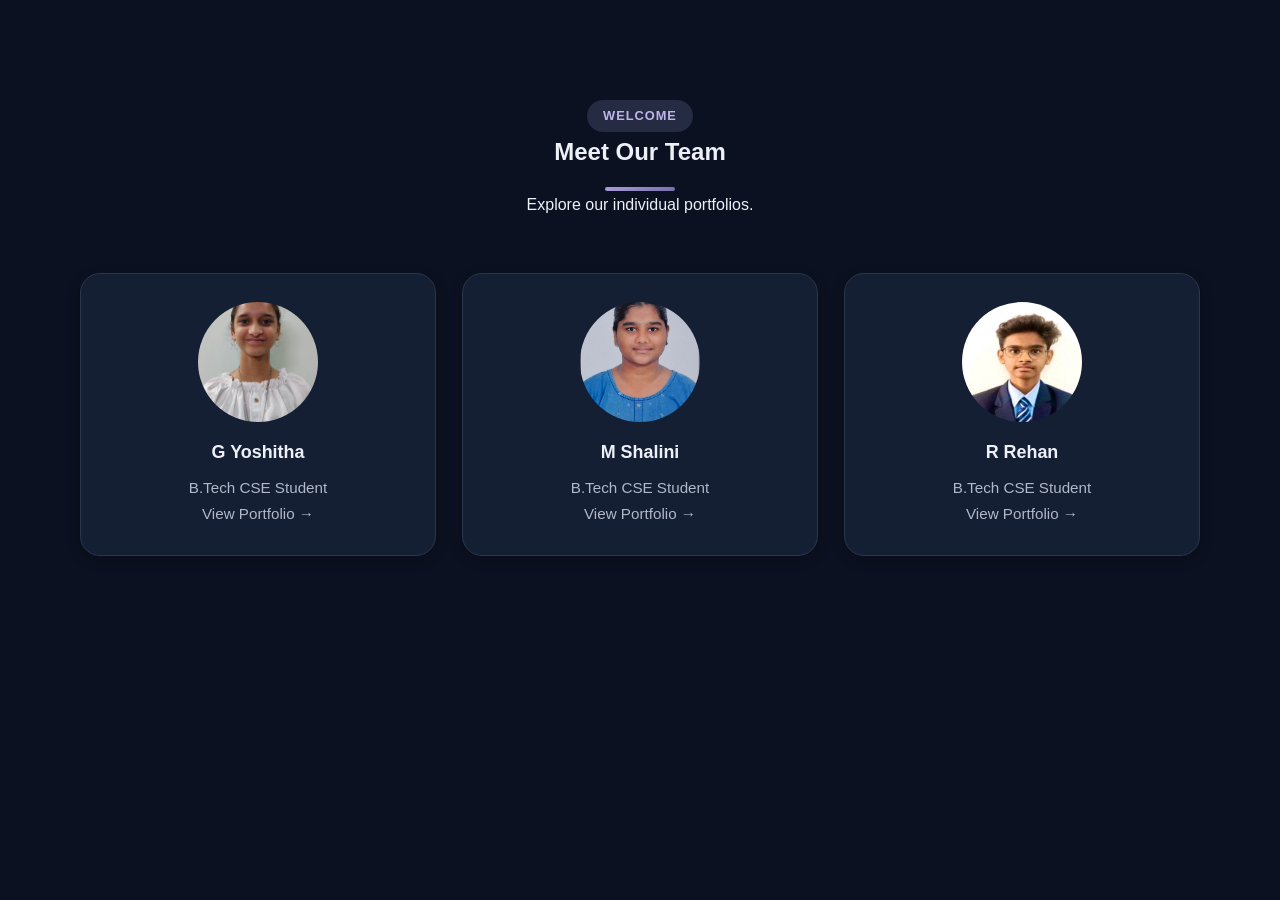
<file: index.html>
<!DOCTYPE html>
<html lang="en">
<head>
  <meta charset="UTF-8">
  <meta name="viewport" content="width=device-width, initial-scale=1.0">
  <title>Our Team | Portfolio</title>
  <link rel="stylesheet" href="style.css">
</head>
<body>

  <section class="section" id="team">
    <div class="container">

      <div class="section-head">
        <span class="section-label">Welcome</span>
        <h1>Meet Our Team</h1>
        <div class="underline"></div>
        <p>Explore our individual portfolios.</p>
      </div>

      <div class="grid grid-3">

        <!-- Yoshitha -->
        <a href="yoshitha.html" class="card contact-card">
          <img src="images/profile.jpeg"
               alt="Yoshitha"
               style="width:120px;height:120px;object-fit:cover;border-radius:50%;">
          <h3>G Yoshitha</h3>
          <p>B.Tech CSE Student</p>
          <p>View Portfolio →</p>
        </a>

        <!-- Shalini -->
        <a href="Shalini.html" class="card contact-card">
          <img src="images/shalini.jpeg" alt="M Shalini">
          <h3>M Shalini</h3>
          <p>B.Tech CSE Student</p>
          <p>View Portfolio →</p>
        </a>

        <!-- Rehan -->
        <a href="Rehan.html" class="card contact-card">
          <img src="./images/rehan.jpeg" alt="R Rehan">
          <h3>R Rehan</h3>
          <p>B.Tech CSE Student</p>
          <p>View Portfolio →</p>
        </a>

      </div>
    </div>
  </section>

</body>
</html>
</file>
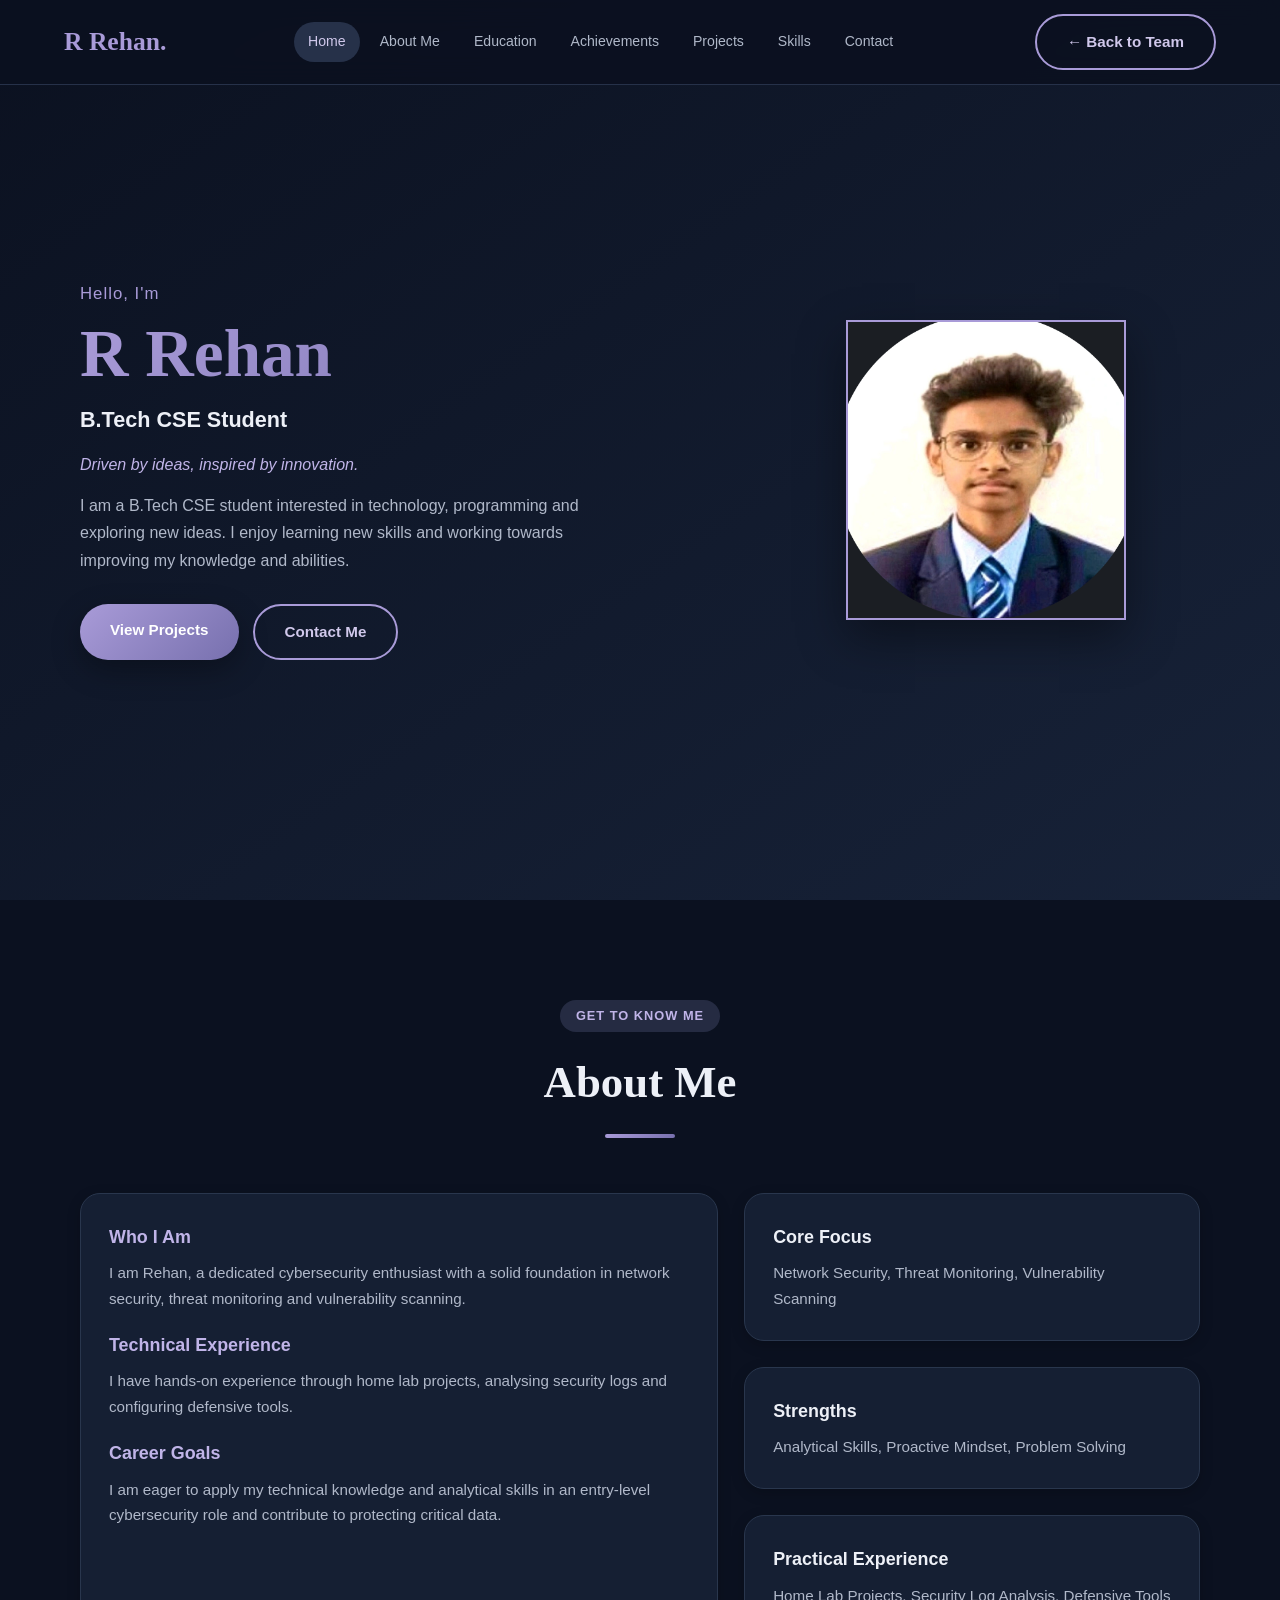
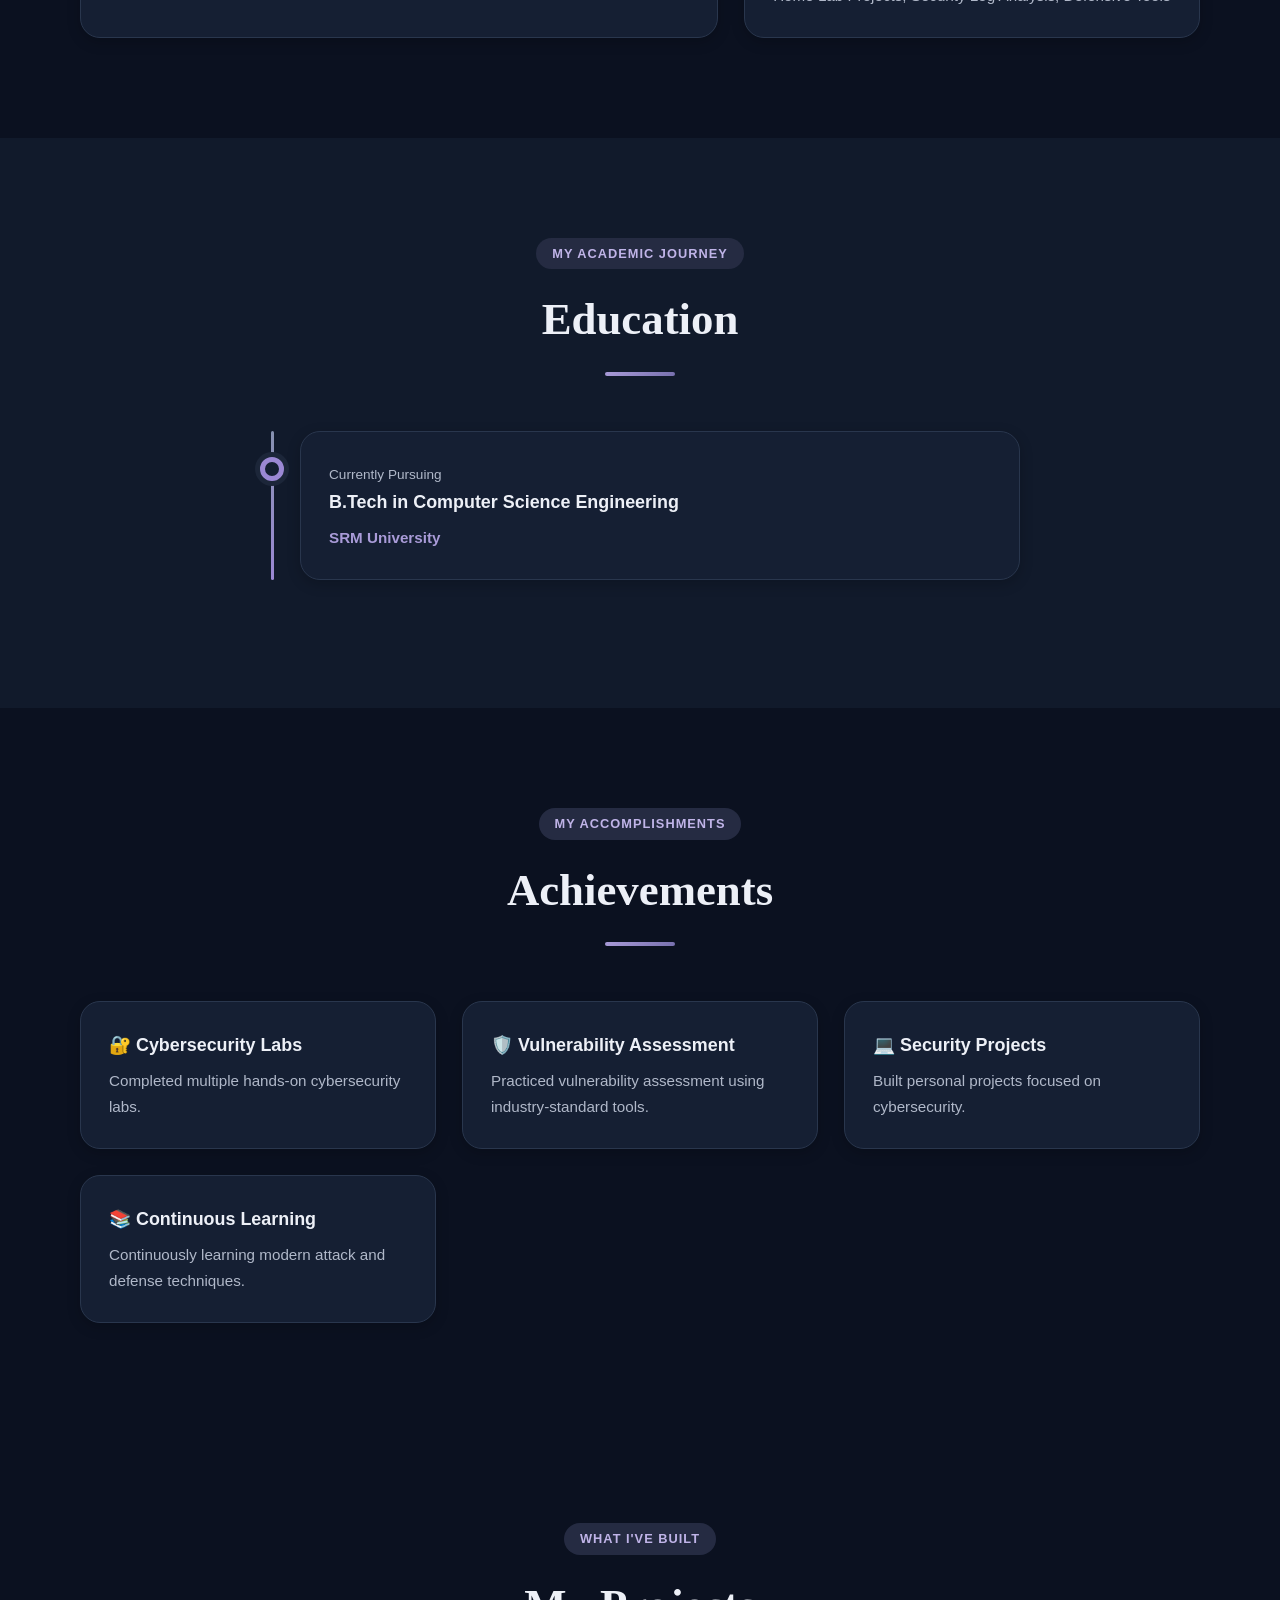
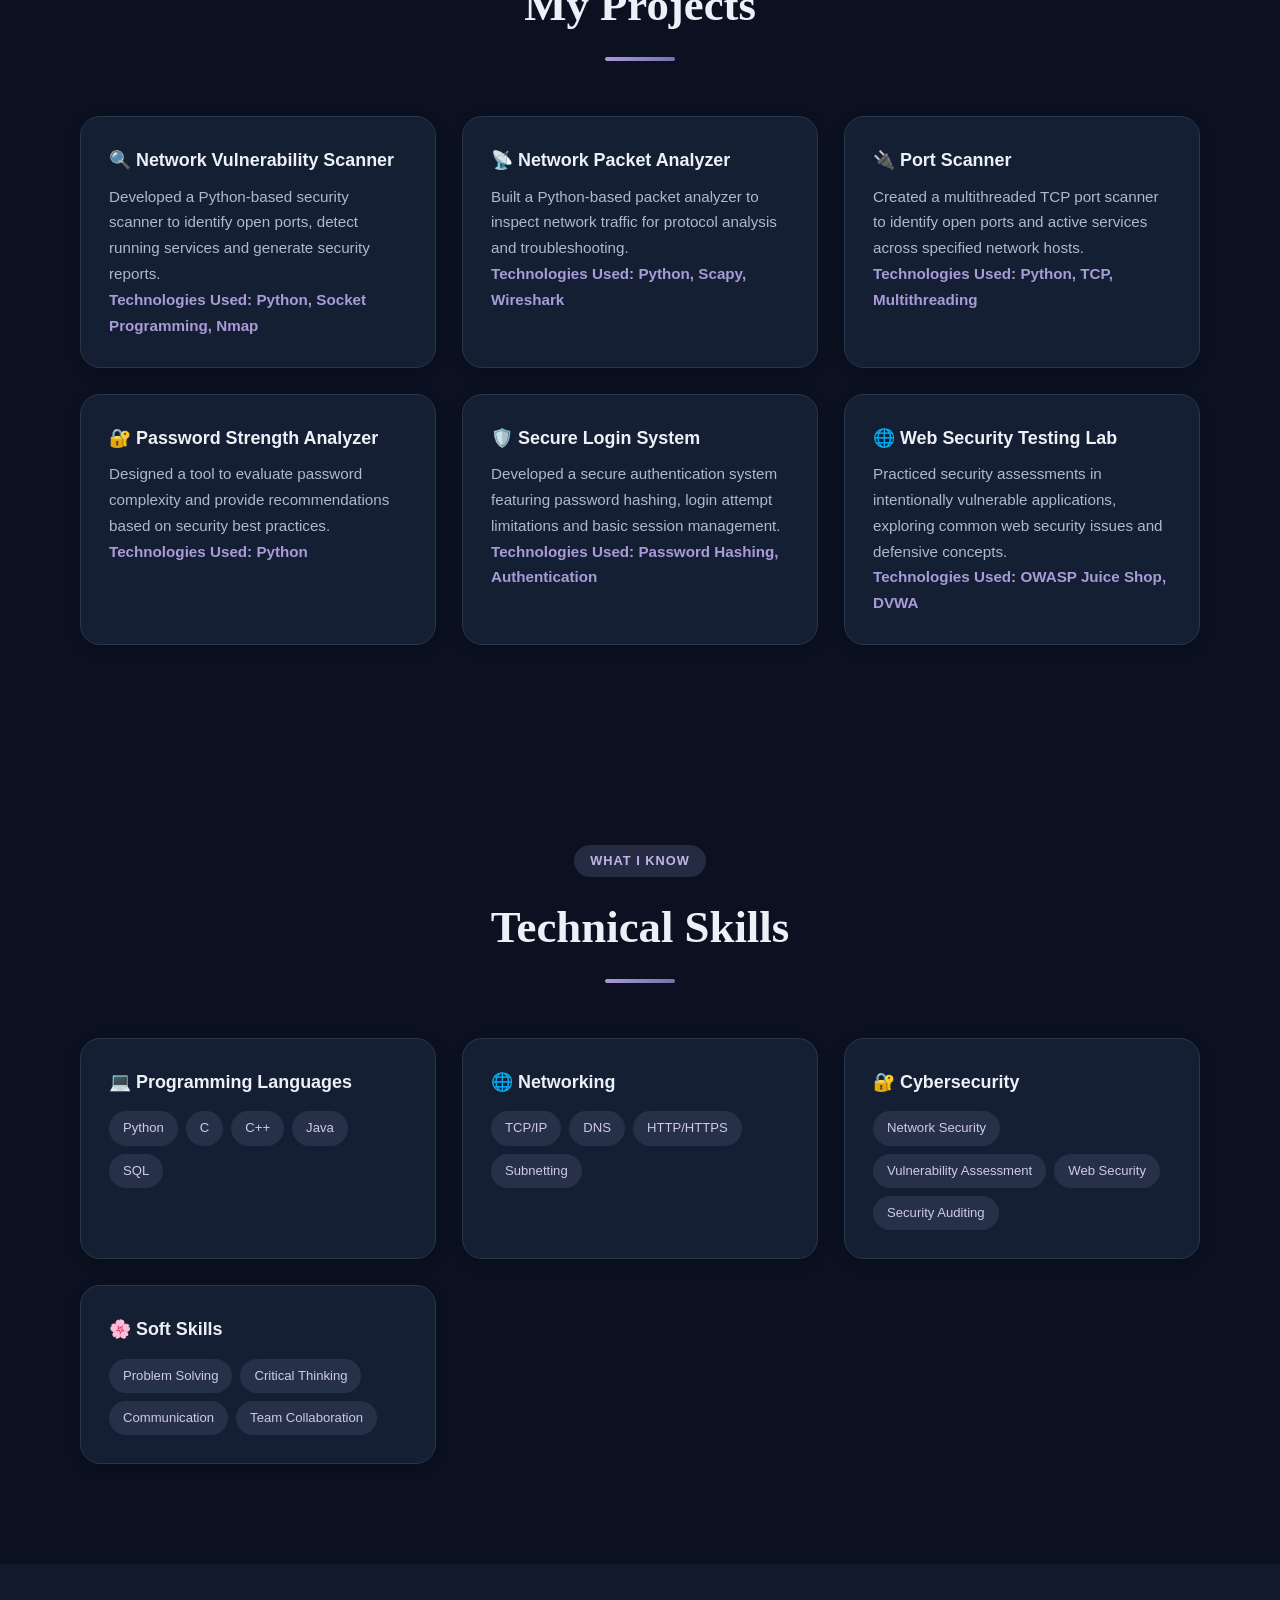
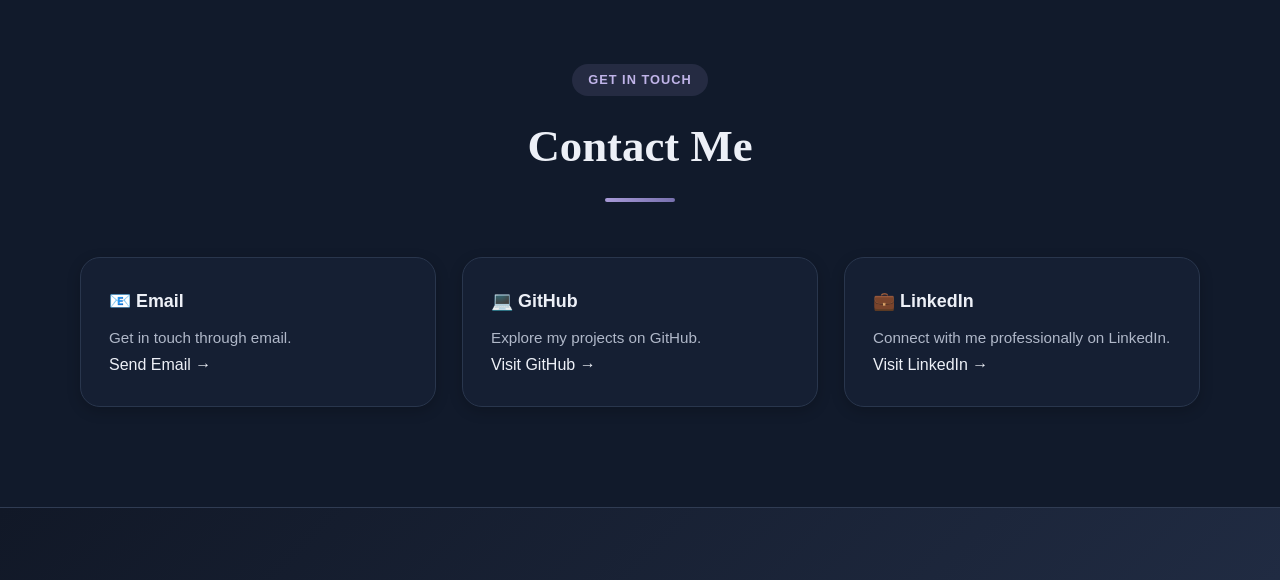
<file: Rehan.html>
<!DOCTYPE html>
<html lang="en">
<head>
    <meta charset="UTF-8">
    <meta name="viewport" content="width=device-width, initial-scale=1.0">
    <title>R Rehan | Portfolio</title>
    <link rel="stylesheet" href="style.css">
</head>

<body>

    <!-- NAVIGATION -->
    <header class="navbar">
        <a href="#home" class="nav-logo">R Rehan<span>.</span></a>

        <button class="nav-toggle" id="navToggle"
            aria-label="Toggle menu" aria-expanded="false">
            <span></span><span></span><span></span>
        </button>

        <nav class="nav-links" id="navLinks">
            <a href="#home" class="active">Home</a>
            <a href="#about">About Me</a>
            <a href="#education">Education</a>
            <a href="#achievements">Achievements</a>
            <a href="#projects">Projects</a>
            <a href="#skills">Skills</a>
            <a href="#contact">Contact</a>
        </nav>

        <a href="index.html" class="btn btn-outline">← Back to Team</a>
    </header>


    <!-- HOME -->
    <section class="hero" id="home">
        <div class="container hero-grid">

            <div class="hero-content">
                <span class="eyebrow">Hello, I'm</span>
                <h1>R Rehan</h1>

                <p class="designation">B.Tech CSE Student</p>

                <p class="tagline">
                    Driven by ideas, inspired by innovation.
                </p>

                <p class="intro">
                    I am a B.Tech CSE student interested in technology, programming and exploring new ideas. I enjoy learning new skills and working towards improving my knowledge and abilities.
                </p>

                <div class="hero-buttons">
                    <a href="#projects" class="btn btn-primary">View Projects</a>
                    <a href="#contact" class="btn btn-outline">Contact Me</a>
                </div>
            </div>

            <!-- PROFILE IMAGE -->
            <div class="hero-photo">
                <div class="photo-frame">
                    <img src="images/rehan.jpeg" alt="R Rehan's Profile Picture">
                </div>
            </div>

        </div>
    </section>


    <!-- ================= 2. ABOUT ME ================= -->
    <section class="section" id="about">
      <div class="container">

        <div class="section-head">
          <span class="section-label">Get to know me</span>
          <h2>About Me</h2>
          <div class="underline"></div>
        </div>

        <div class="about-grid">

          <div class="card about-main">
            <h3>Who I Am</h3>
            <p>
              I am Rehan, a dedicated cybersecurity enthusiast
              with a solid foundation in network security,
              threat monitoring and vulnerability scanning.
            </p>

            <h3>Technical Experience</h3>
            <p>
              I have hands-on experience through home lab
              projects, analysing security logs and configuring
              defensive tools.
            </p>

            <h3>Career Goals</h3>
            <p>
              I am eager to apply my technical knowledge and
              analytical skills in an entry-level cybersecurity
              role and contribute to protecting critical data.
            </p>
          </div>

          <div class="about-side">

            <div class="card mini">
              <h3>Core Focus</h3>
              <p>Network Security, Threat Monitoring, Vulnerability Scanning</p>
            </div>

            <div class="card mini">
              <h3>Strengths</h3>
              <p>Analytical Skills, Proactive Mindset, Problem Solving</p>
            </div>

            <div class="card mini">
              <h3>Practical Experience</h3>
              <p>Home Lab Projects, Security Log Analysis, Defensive Tools</p>
            </div>

          </div>

        </div>
      </div>
    </section>


    <!-- ================= 3. EDUCATION ================= -->
<section class="section alt" id="education">
  <div class="container">

    <div class="section-head">
      <span class="section-label">My academic journey</span>
      <h2>Education</h2>
      <div class="underline"></div>
    </div>

    <div class="timeline">

      <article class="timeline-item">
        <div class="timeline-dot"></div>
        <div class="card">
          <span class="date">Currently Pursuing</span>
          <h3>B.Tech in Computer Science Engineering</h3>
          <p class="org">SRM University</p>
        </div>
      </article>

    </div>
  </div>
</section>


    <!-- ================= 4. ACHIEVEMENTS ================= -->
    <section class="section" id="achievements">
      <div class="container">

        <div class="section-head">
          <span class="section-label">My accomplishments</span>
          <h2>Achievements</h2>
          <div class="underline"></div>
        </div>

        <div class="grid grid-3">

          <article class="card">
            <h3>🔐 Cybersecurity Labs</h3>
            <p>Completed multiple hands-on cybersecurity labs.</p>
          </article>

          <article class="card">
            <h3>🛡️ Vulnerability Assessment</h3>
            <p>Practiced vulnerability assessment using industry-standard tools.</p>
          </article>

          <article class="card">
            <h3>💻 Security Projects</h3>
            <p>Built personal projects focused on cybersecurity.</p>
          </article>

          <article class="card">
            <h3>📚 Continuous Learning</h3>
            <p>Continuously learning modern attack and defense techniques.</p>
          </article>

        </div>
      </div>
    </section>

<!-- ================= 5. PROJECTS ================= -->
<section class="section" id="projects">
  <div class="container">

    <div class="section-head">
      <span class="section-label">What I've built</span>
      <h2>My Projects</h2>
      <div class="underline"></div>
    </div>

    <div class="grid grid-3">

      <!-- Network Vulnerability Scanner -->
      <article class="card">
        <h3>🔍 Network Vulnerability Scanner</h3>
        <p>
          Developed a Python-based security scanner to identify
          open ports, detect running services and generate
          security reports.
        </p>
        <p class="org">
          Technologies Used: Python, Socket Programming, Nmap
        </p>
      </article>

      <!-- Network Packet Analyzer -->
      <article class="card">
        <h3>📡 Network Packet Analyzer</h3>
        <p>
          Built a Python-based packet analyzer to inspect
          network traffic for protocol analysis and
          troubleshooting.
        </p>
        <p class="org">
          Technologies Used: Python, Scapy, Wireshark
        </p>
      </article>

      <!-- Port Scanner -->
      <article class="card">
        <h3>🔌 Port Scanner</h3>
        <p>
          Created a multithreaded TCP port scanner to identify
          open ports and active services across specified
          network hosts.
        </p>
        <p class="org">
          Technologies Used: Python, TCP, Multithreading
        </p>
      </article>

      <!-- Password Strength Analyzer -->
      <article class="card">
        <h3>🔐 Password Strength Analyzer</h3>
        <p>
          Designed a tool to evaluate password complexity
          and provide recommendations based on security
          best practices.
        </p>
        <p class="org">
          Technologies Used: Python
        </p>
      </article>

      <!-- Secure Login System -->
      <article class="card">
        <h3>🛡️ Secure Login System</h3>
        <p>
          Developed a secure authentication system featuring
          password hashing, login attempt limitations and
          basic session management.
        </p>
        <p class="org">
          Technologies Used: Password Hashing, Authentication
        </p>
      </article>

      <!-- Web Security Testing Lab -->
      <article class="card">
        <h3>🌐 Web Security Testing Lab</h3>
        <p>
          Practiced security assessments in intentionally
          vulnerable applications, exploring common web
          security issues and defensive concepts.
        </p>
        <p class="org">
          Technologies Used: OWASP Juice Shop, DVWA
        </p>
      </article>

    </div>
  </div>
</section>

<!-- ================= 6. SKILLS ================= -->
<section class="section" id="skills">
  <div class="container">

    <div class="section-head">
      <span class="section-label">What I know</span>
      <h2>Technical Skills</h2>
      <div class="underline"></div>
    </div>

    <div class="grid grid-3">

      <article class="card skill-card">
        <h3>💻 Programming Languages</h3>
        <ul class="badges">
          <li>Python</li>
          <li>C</li>
          <li>C++</li>
          <li>Java</li>
          <li>SQL</li>
        </ul>
      </article>

      <article class="card skill-card">
        <h3>🌐 Networking</h3>
        <ul class="badges">
          <li>TCP/IP</li>
          <li>DNS</li>
          <li>HTTP/HTTPS</li>
          <li>Subnetting</li>
        </ul>
      </article>

      <article class="card skill-card">
        <h3>🔐 Cybersecurity</h3>
        <ul class="badges">
          <li>Network Security</li>
          <li>Vulnerability Assessment</li>
          <li>Web Security</li>
          <li>Security Auditing</li>
        </ul>
      </article>

      <article class="card skill-card">
        <h3>🌸 Soft Skills</h3>
        <ul class="badges">
          <li>Problem Solving</li>
          <li>Critical Thinking</li>
          <li>Communication</li>
          <li>Team Collaboration</li>
        </ul>
      </article>

    </div>
  </div>
</section>
    <!-- ================= 7. CONTACT ================= -->
<section class="section alt" id="contact">
  <div class="container">

    <div class="section-head">
      <span class="section-label">Get in touch</span>
      <h2>Contact Me</h2>
      <div class="underline"></div>
    </div>

    <div class="grid grid-3">

      <article class="card">
        <h3>📧 Email</h3>
        <p>Get in touch through email.</p>
        <a href="https://mail.google.com/mail/?view=cm&fs=1&to=rehanx750@gmail.com">
          Send Email →
        </a>
      </article>

      <article class="card">
        <h3>💻 GitHub</h3>
        <p>Explore my projects on GitHub.</p>
        <a href="https://github.com/rehanx750-cyber"
           target="_blank"
           rel="noopener noreferrer">
          Visit GitHub →
        </a>
      </article>
      <article class="card">
      <h3>💼 LinkedIn</h3>
      <p>Connect with me professionally on LinkedIn.</p>
      <a href="https://www.linkedin.com/in/r-rehan-1851783aa?utm_source=share_via&utm_content=profile&utm_medium=member_android"
     target="_blank"
     rel="noopener noreferrer">
    Visit LinkedIn →
      </a>
    </article>

    </div>
  </div>
</section>


    <!-- FOOTER -->
    <footer class="footer">
        <div class="container">
        </div>
    </footer>


    <script src="script.js"></script>

</body>
</html>
</file>
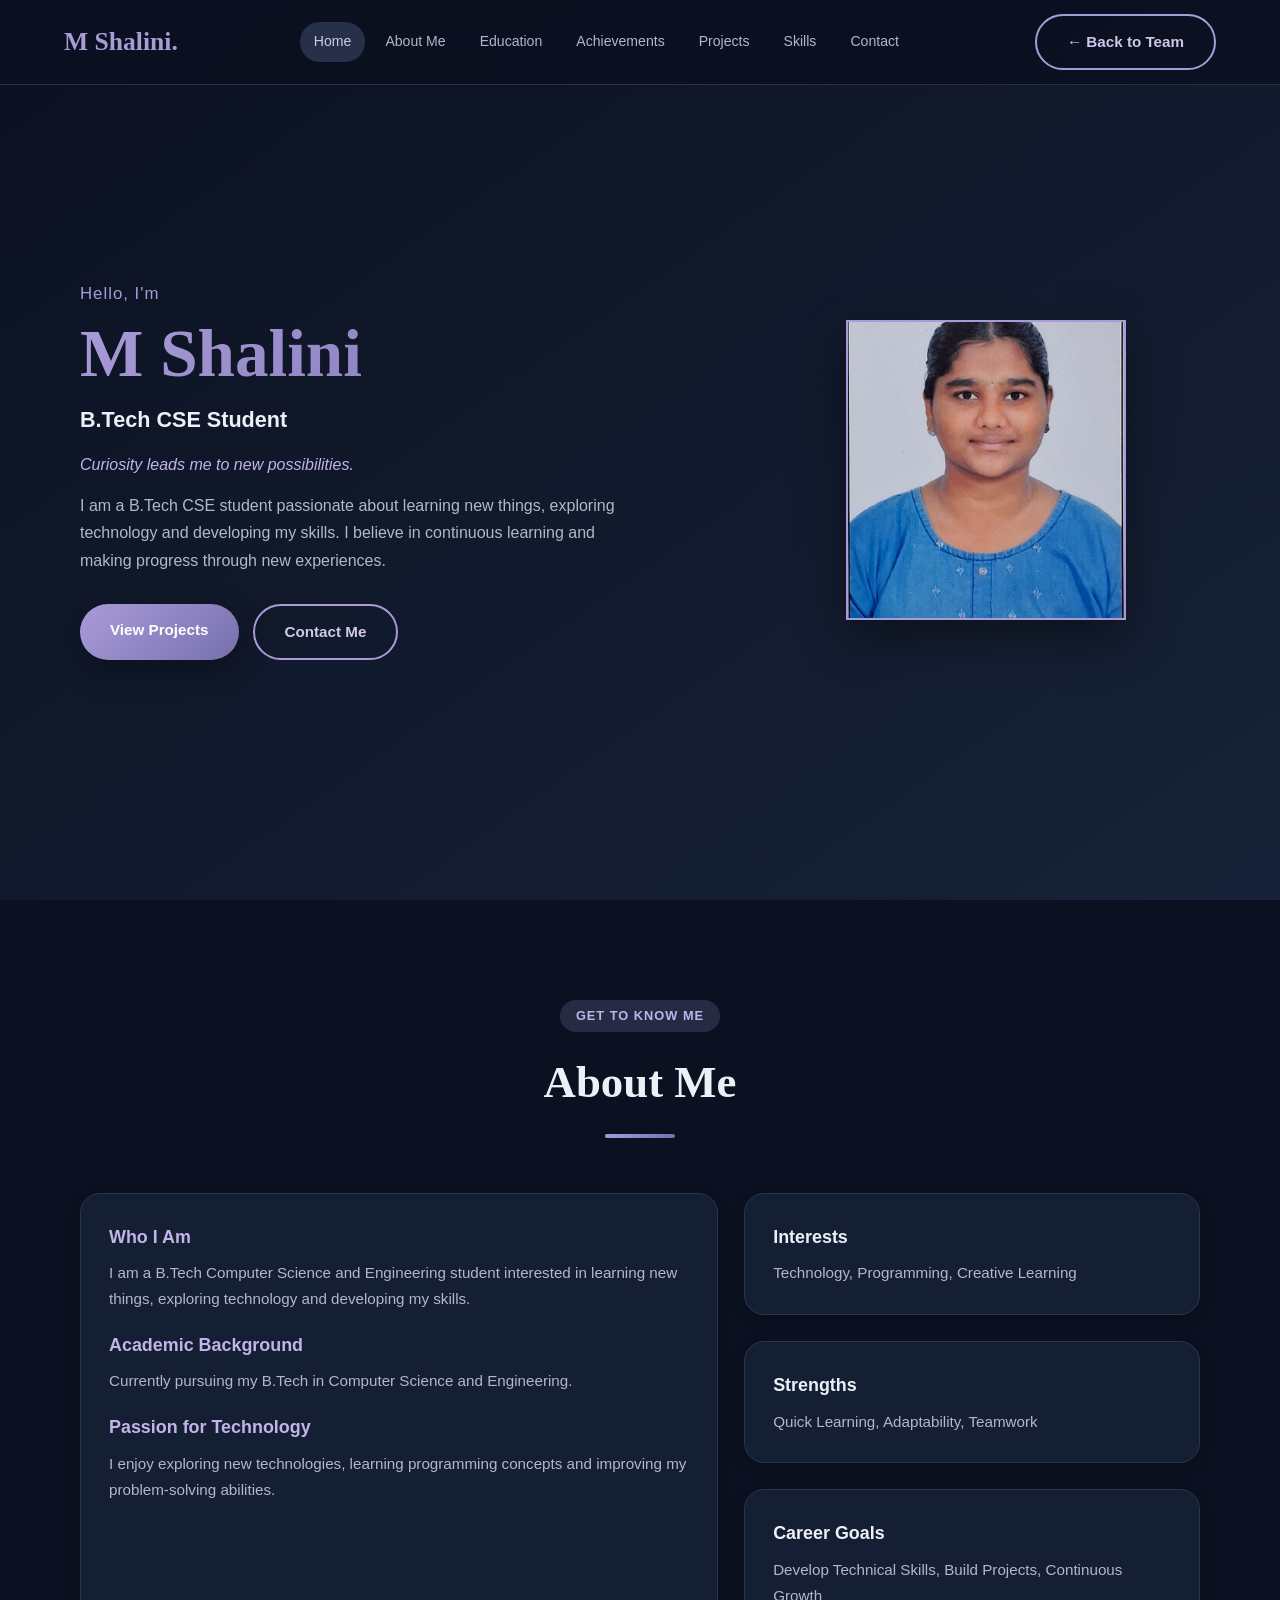
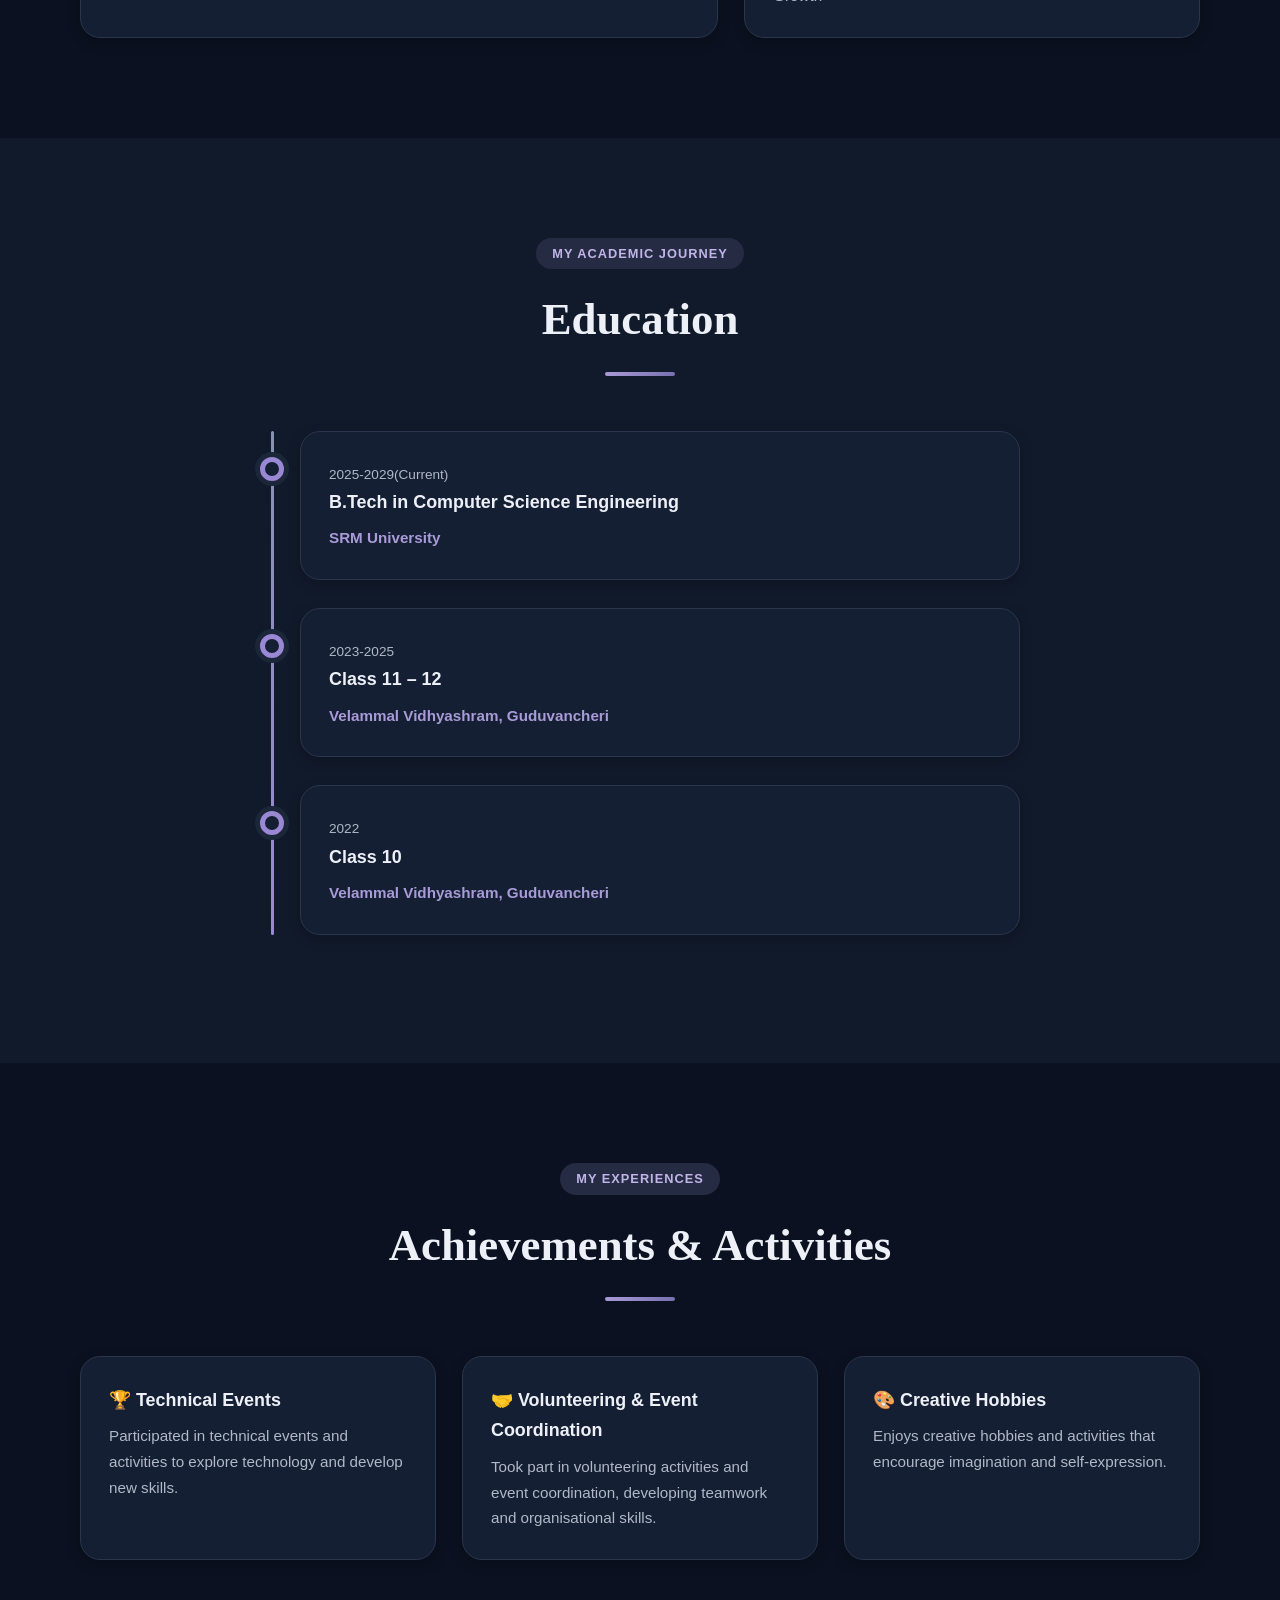
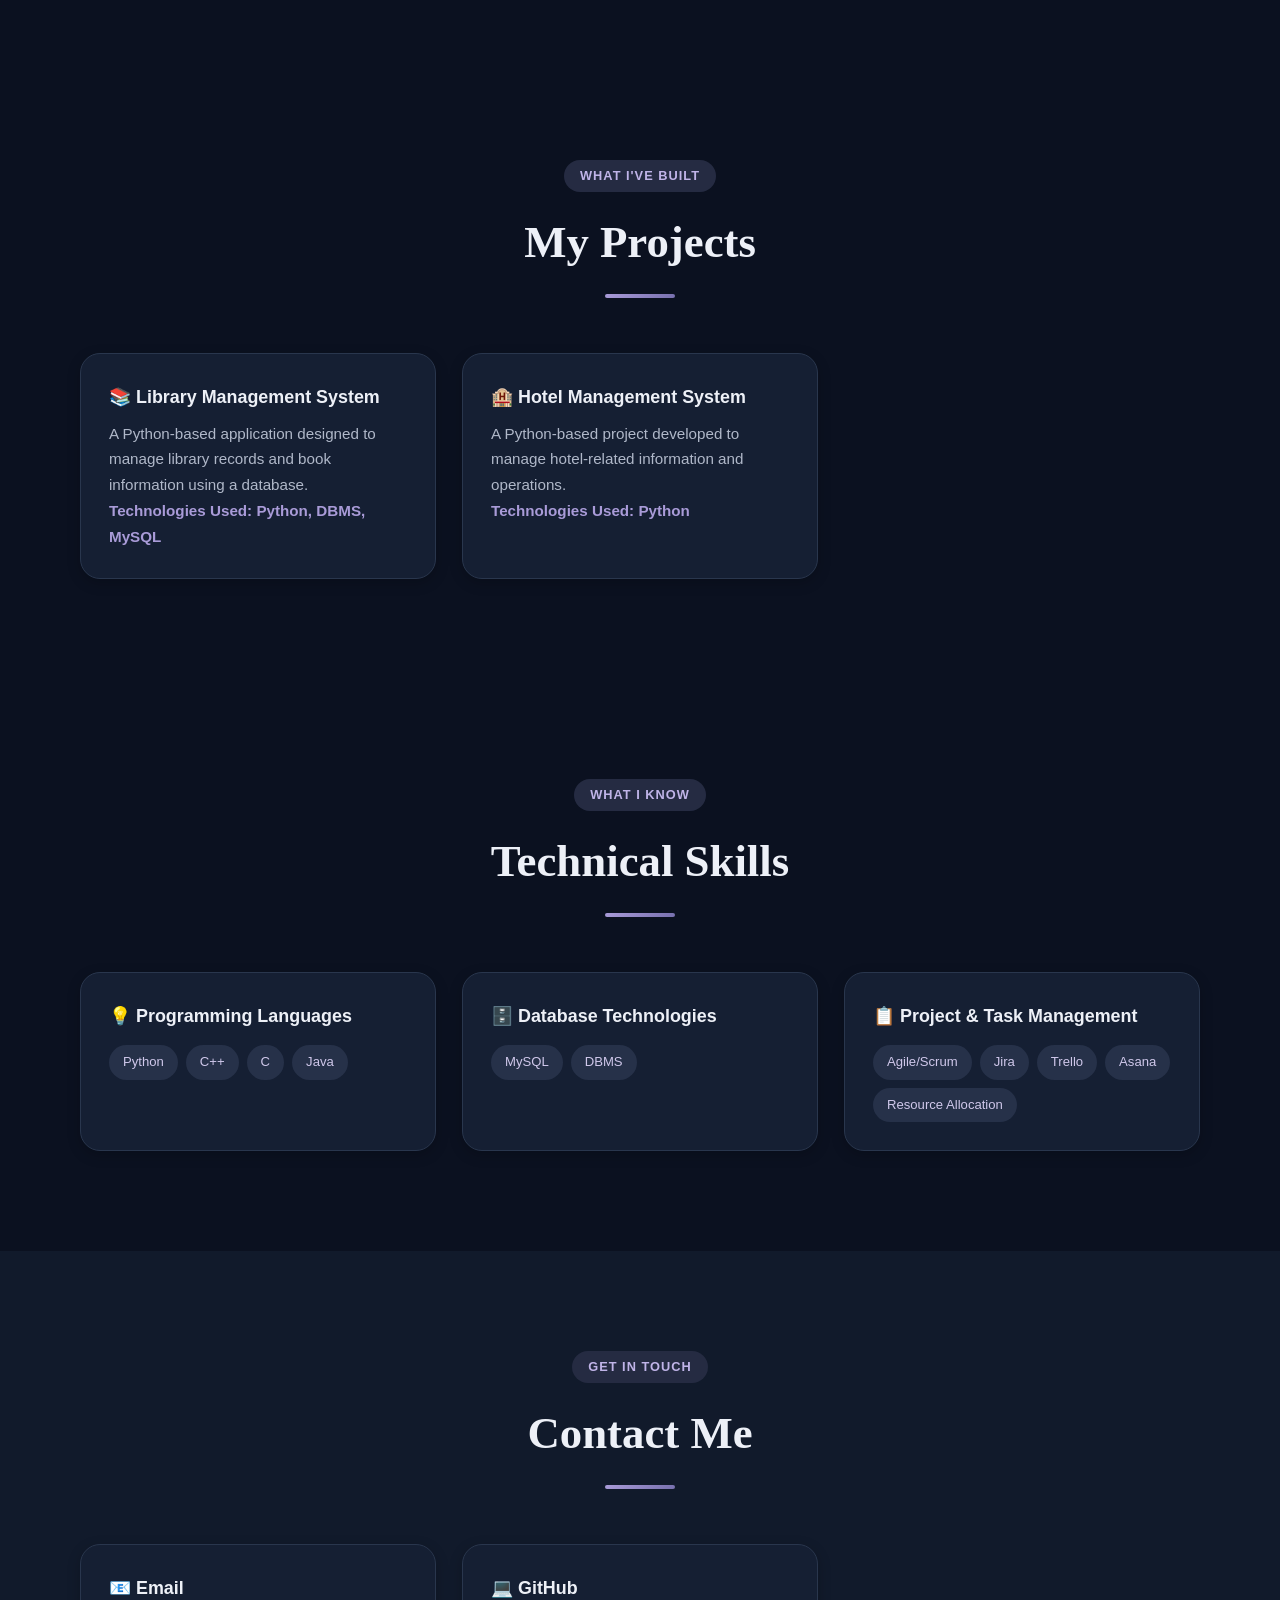
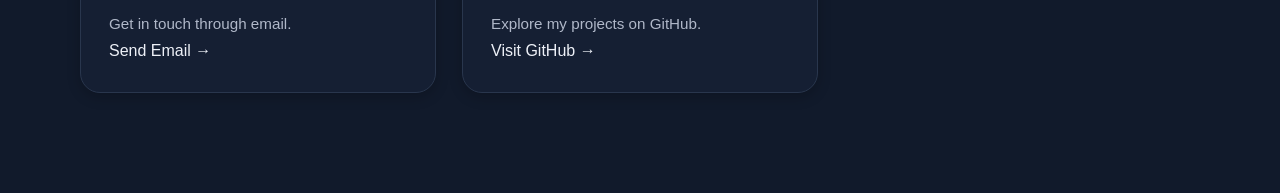
<file: Shalini.html>
<!DOCTYPE html>
<html lang="en">
<head>
  <meta charset="UTF-8">
  <meta name="viewport" content="width=device-width, initial-scale=1.0">
  <title>M Shalini | Portfolio</title>
  <link rel="stylesheet" href="style.css">
</head>
<body>

  <!-- NAVIGATION -->
  <header class="navbar">
    <a href="#home" class="nav-logo">M Shalini<span>.</span></a>

    <button class="nav-toggle" id="navToggle"
      aria-label="Toggle menu" aria-expanded="false">
      <span></span><span></span><span></span>
    </button>

    <nav class="nav-links" id="navLinks">
      <a href="#home" class="active">Home</a>
      <a href="#about">About Me</a>
      <a href="#education">Education</a>
      <a href="#achievements">Achievements</a>
      <a href="#projects">Projects</a>
      <a href="#skills">Skills</a>
      <a href="#contact">Contact</a>
    </nav>

    <a href="index.html" class="btn btn-outline">← Back to Team</a>
  </header>

  <!-- HOME -->
  <section class="hero" id="home">
    <div class="container hero-grid">

      <div class="hero-content">
        <span class="eyebrow">Hello, I'm</span>
        <h1>M Shalini</h1>
        <p class="designation">B.Tech CSE Student</p>
        <p class="tagline">Curiosity leads me to new possibilities.</p>
        <p class="intro">
         I am a B.Tech CSE student passionate about learning new things, exploring technology and developing my skills. I believe in continuous learning and making progress through new experiences.
        </p>

        <div class="hero-buttons">
          <a href="#projects" class="btn btn-primary">View Projects</a>
          <a href="#contact" class="btn btn-outline">Contact Me</a>
        </div>
      </div>
      <!-- PROFILE PICTURE -->
    <div class="hero-photo">
      <div class="photo-frame">
        <img src="images/shalini.jpeg" alt="Shalini's Profile Picture">
      </div>
    </div>

    </div>
  </section>

  <!-- ABOUT ME -->
  <section class="section" id="about">
      <div class="container">
        
          <div class="section-head">
              <span class="section-label">Get to know me</span>
              <h2>About Me</h2>
              <div class="underline"></div>
          </div>

          <div class="about-grid">

              <div class="card about-main">
                  <h3>Who I Am</h3>
                  <p>
                    I am a B.Tech Computer Science and Engineering
                    student interested in learning new things,
                    exploring technology and developing my skills.
                  </p>

                  <h3>Academic Background</h3>
                  <p>
                    Currently pursuing my B.Tech in Computer Science
                    and Engineering.
                  </p>

                  <h3>Passion for Technology</h3>
                  <p>
                    I enjoy exploring new technologies, learning
                    programming concepts and improving my
                    problem-solving abilities.
                  </p>
              </div>

              <div class="about-side">

                  <div class="card mini">
                      <h3>Interests</h3>
                      <p>Technology, Programming, Creative Learning</p>
                  </div>

                  <div class="card mini">
                      <h3>Strengths</h3>
                      <p>Quick Learning, Adaptability, Teamwork</p>
                  </div>

                  <div class="card mini">
                      <h3>Career Goals</h3>
                      <p>Develop Technical Skills, Build Projects, Continuous Growth</p>
                  </div>

              </div>

          </div>
      </div>
  </section>

  <!-- ================= 3. EDUCATION ================= -->
  <section class="section alt" id="education">
      <div class="container">

          <div class="section-head">
              <span class="section-label">My academic journey</span>
              <h2>Education</h2>
              <div class="underline"></div>
          </div>

          <div class="timeline">

              <article class="timeline-item">
                  <div class="timeline-dot"></div>
                  <div class="card">
                      <span class="date">2025-2029(Current)</span>
                      <h3>B.Tech in Computer Science Engineering</h3>
                      <p class="org">SRM University</p>
                  </div>
              </article>

              <article class="timeline-item">
                  <div class="timeline-dot"></div>
                  <div class="card">
                      <span class="date">2023-2025</span>
                      <h3>Class 11 – 12</h3>
                      <p class="org">Velammal Vidhyashram, Guduvancheri</p>
                  </div>
              </article>

              <article class="timeline-item">
                  <div class="timeline-dot"></div>
                  <div class="card">
                      <span class="date">2022</span>
                      <h3>Class 10</h3>
                      <p class="org">Velammal Vidhyashram, Guduvancheri</p>
                  </div>
              </article>

          </div>
      </div>
  </section>

<!-- ================= 4. ACHIEVEMENTS ================= -->
<section class="section" id="achievements">
  <div class="container">

    <div class="section-head">
      <span class="section-label">My experiences</span>
      <h2>Achievements & Activities</h2>
      <div class="underline"></div>
    </div>

    <div class="grid grid-3">

      <article class="card">
        <h3>🏆 Technical Events</h3>
        <p>
          Participated in technical events and activities
          to explore technology and develop new skills.
        </p>
      </article>

      <article class="card">
        <h3>🤝 Volunteering & Event Coordination</h3>
        <p>
          Took part in volunteering activities and event
          coordination, developing teamwork and
          organisational skills.
        </p>
      </article>

      <article class="card">
        <h3>🎨 Creative Hobbies</h3>
        <p>
          Enjoys creative hobbies and activities that
          encourage imagination and self-expression.
        </p>
      </article>

    </div>
  </div>
</section>


  <!-- ================= 5. PROJECTS ================= -->
  <section class="section" id="projects">
    <div class="container">

      <div class="section-head">
        <span class="section-label">What I've built</span>
        <h2>My Projects</h2>
        <div class="underline"></div>
      </div>

      <div class="grid grid-3">

        <article class="card">
          <h3>📚 Library Management System</h3>

          <p>
            A Python-based application designed to manage library
            records and book information using a database.
          </p>

          <p class="org">Technologies Used: Python, DBMS, MySQL</p>
        </article>
        <!-- Hotel Management System -->
        <article class="card">
          <h3>🏨 Hotel Management System</h3>

          <p>
            A Python-based project developed to manage
            hotel-related information and operations.
          </p>

          <p class="org">Technologies Used: Python</p>
        </article>

      </div>
    </div>
  </section>

  <!-- ================= 6. SKILLS ================= -->
<section class="section" id="skills">
  <div class="container">

    <div class="section-head">
      <span class="section-label">What I know</span>
      <h2>Technical Skills</h2>
      <div class="underline"></div>
    </div>

    <div class="grid grid-3">

      <article class="card skill-card">
        <h3>💡 Programming Languages</h3>
        <ul class="badges">
          <li>Python</li>
          <li>C++</li>
          <li>C</li>
          <li>Java</li>
        </ul>
      </article>

      <article class="card skill-card">
        <h3>🗄️ Database Technologies</h3>
        <ul class="badges">
          <li>MySQL</li>
          <li>DBMS</li>
        </ul>
      </article>

      <article class="card skill-card">
        <h3>📋 Project & Task Management</h3>
        <ul class="badges">
          <li>Agile/Scrum</li>
          <li>Jira</li>
          <li>Trello</li>
          <li>Asana</li>
          <li>Resource Allocation</li>
        </ul>
      </article>

    </div>
  </div>
</section>

  <!-- ================= 8. CONTACT ================= -->
<section class="section alt" id="contact">
  <div class="container">

    <div class="section-head">
      <span class="section-label">Get in touch</span>
      <h2>Contact Me</h2>
      <div class="underline"></div>
    </div>

    <div class="grid grid-3">

      <article class="card">
        <h3>📧 Email</h3>
        <p>Get in touch through email.</p>
        <a href="https://mail.google.com/mail/?view=cm&fs=1&to=mshalini3111@gmail.com" target="_blank">Send Email →</a>
      </article>

      <article class="card">
        <h3>💻 GitHub</h3>
        <p>Explore my projects on GitHub.</p>
        <a href="https://github.com/mshalini3111"
           target="_blank"
           rel="noopener noreferrer">
          Visit GitHub →
        </a>
      </article>

    </div>
  </div>
</section>

  <script src="script.js"></script>
</body>
</html>
</file>
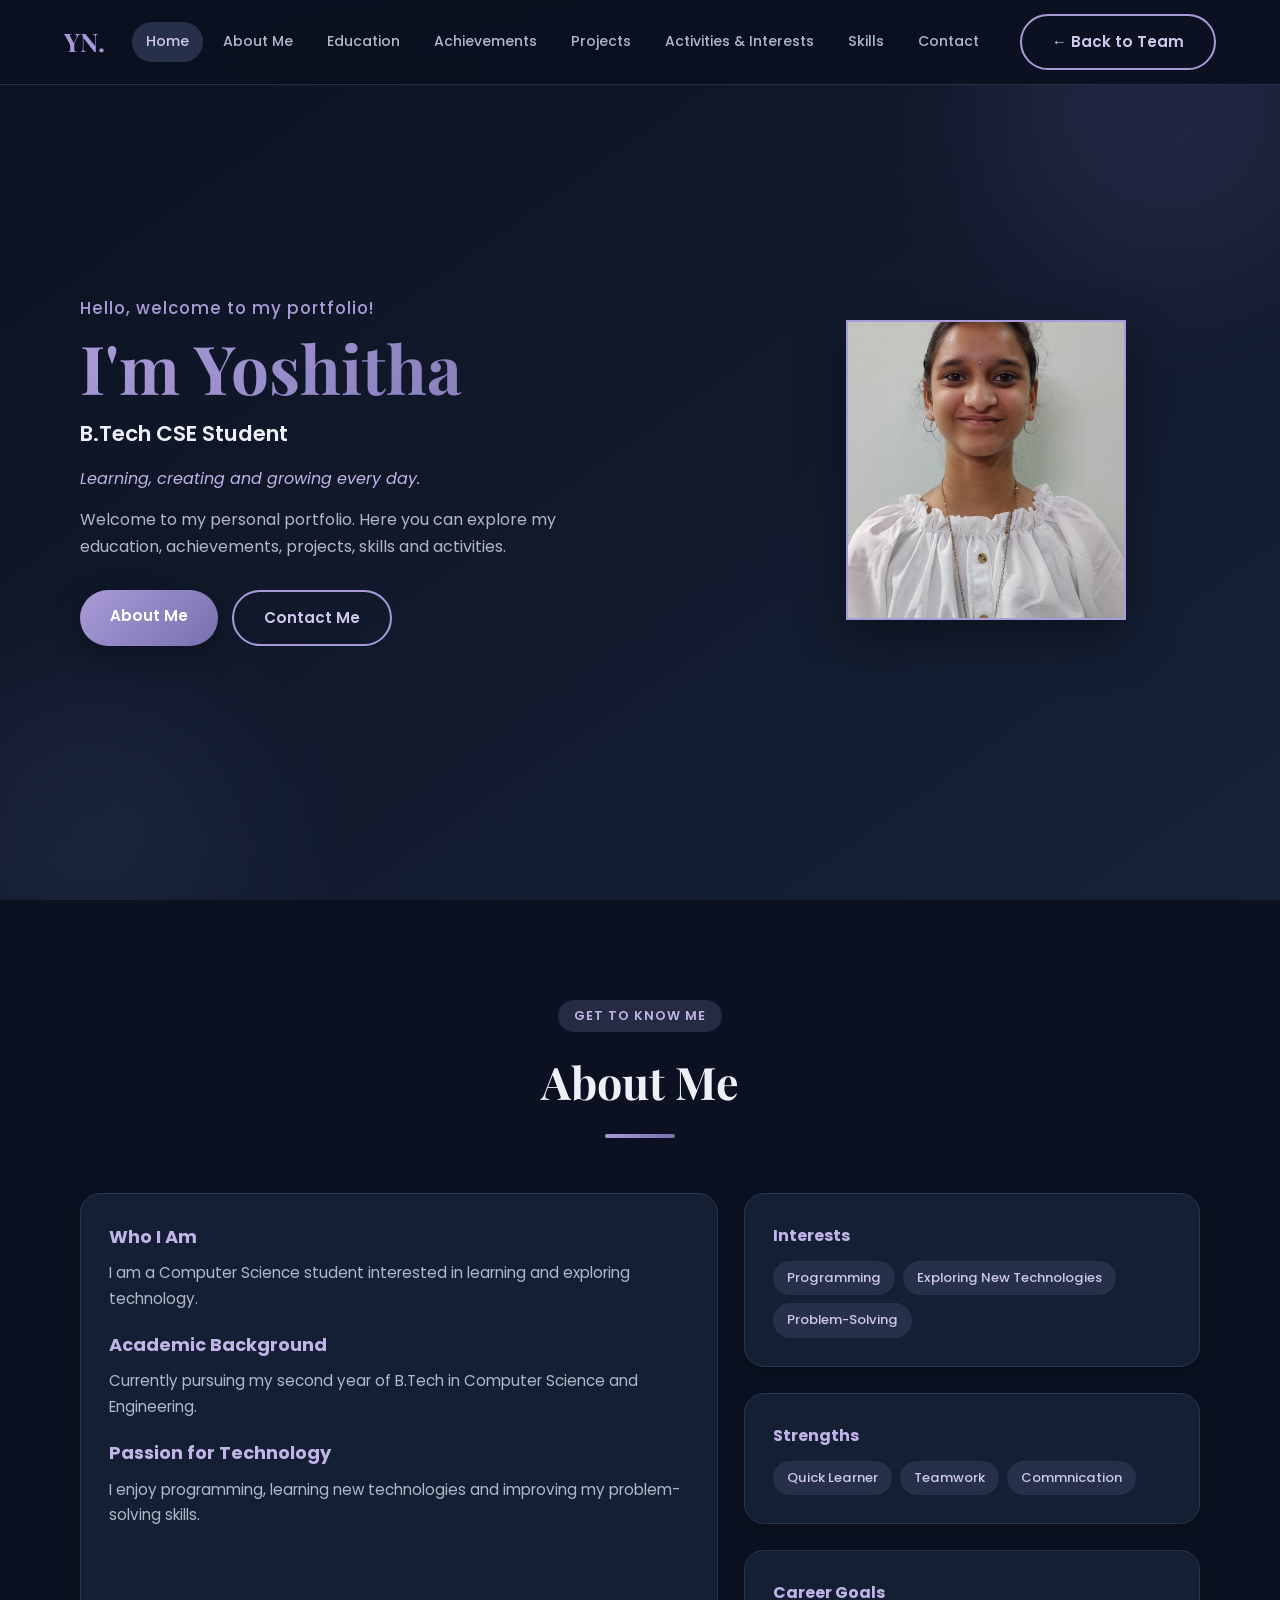
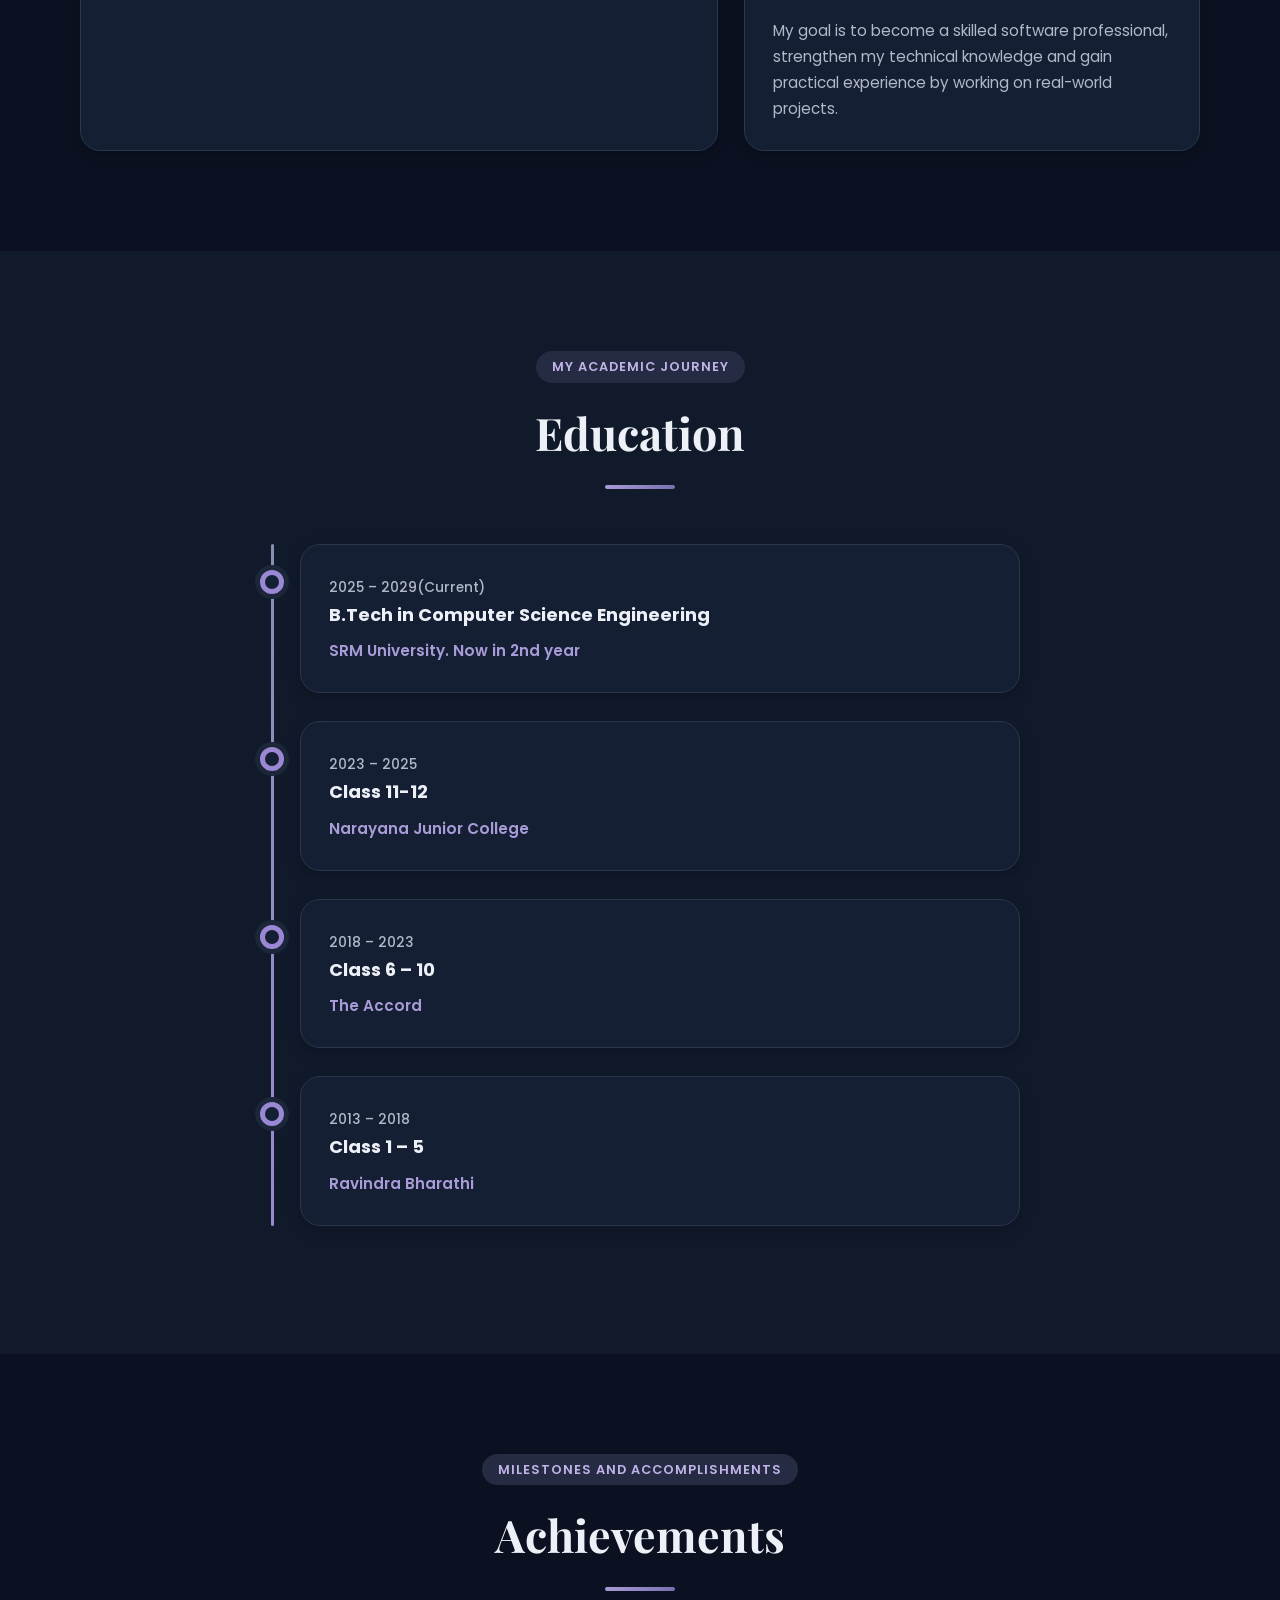
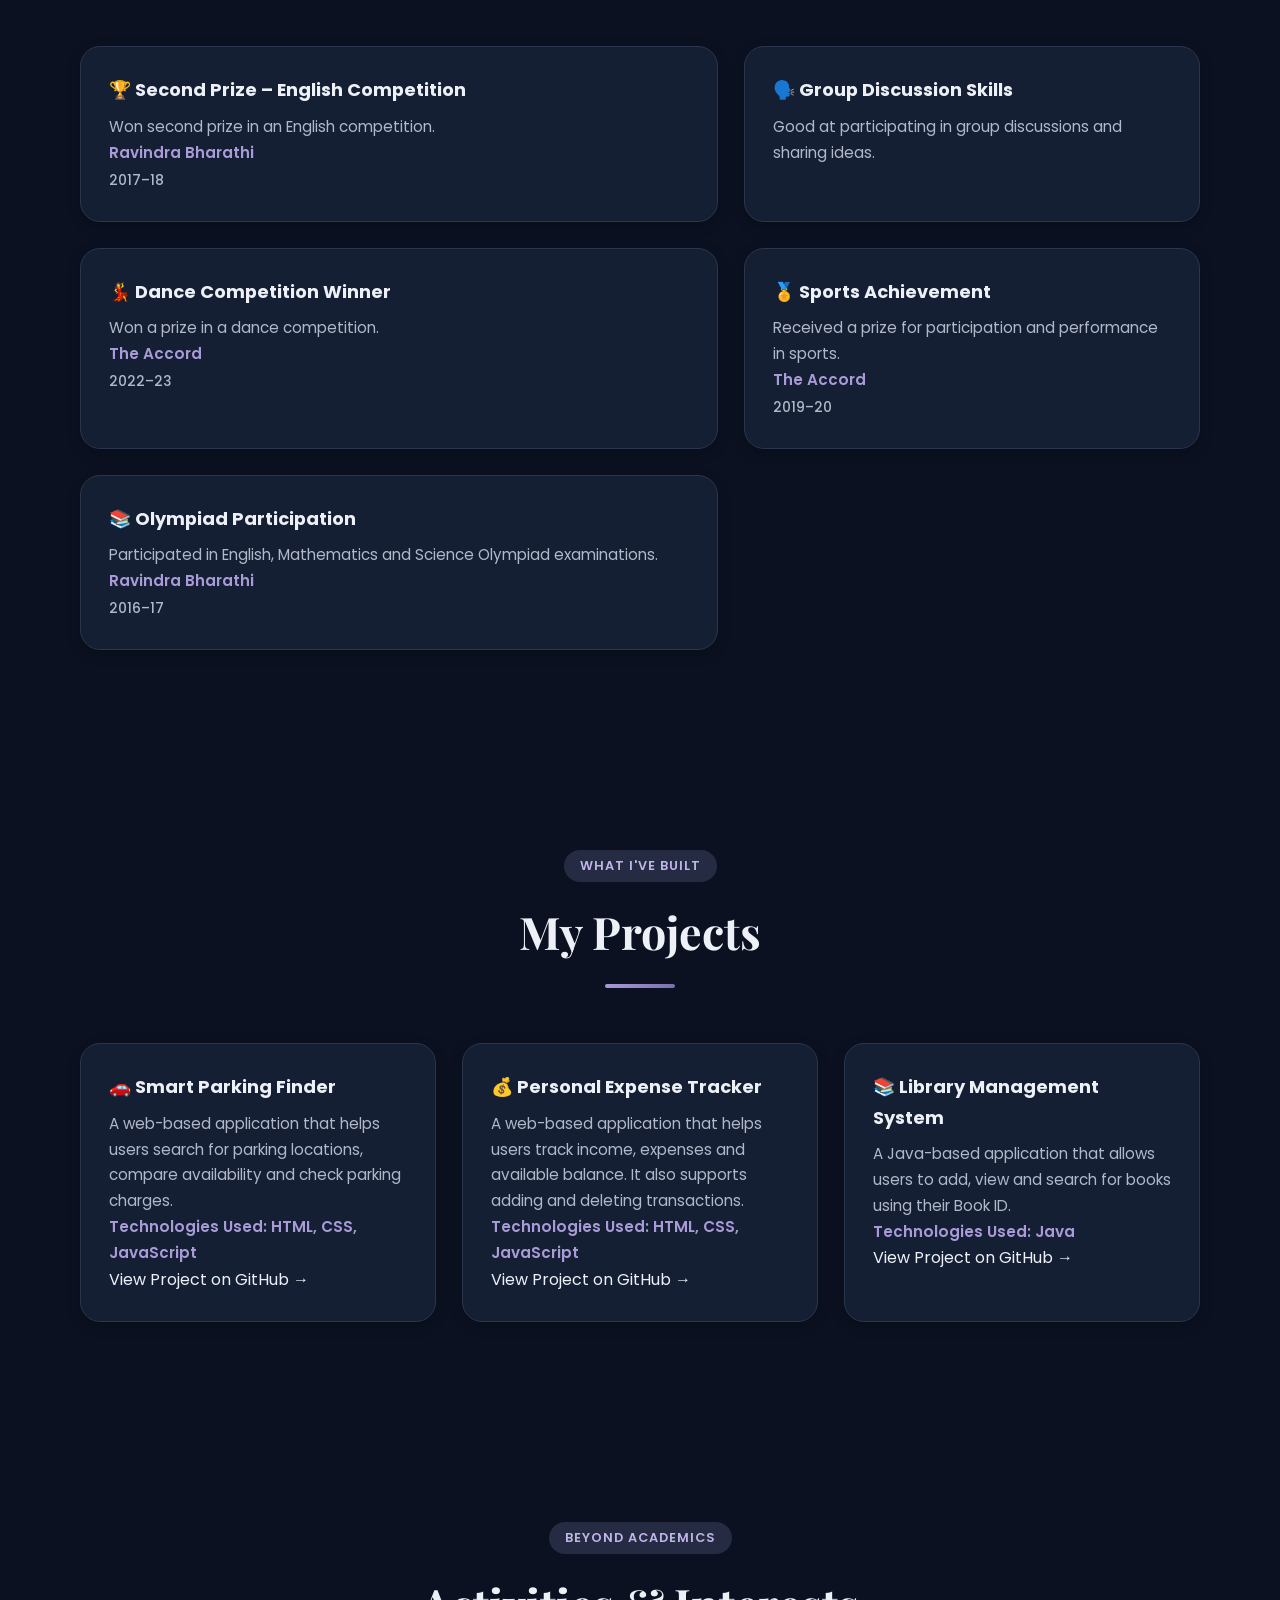
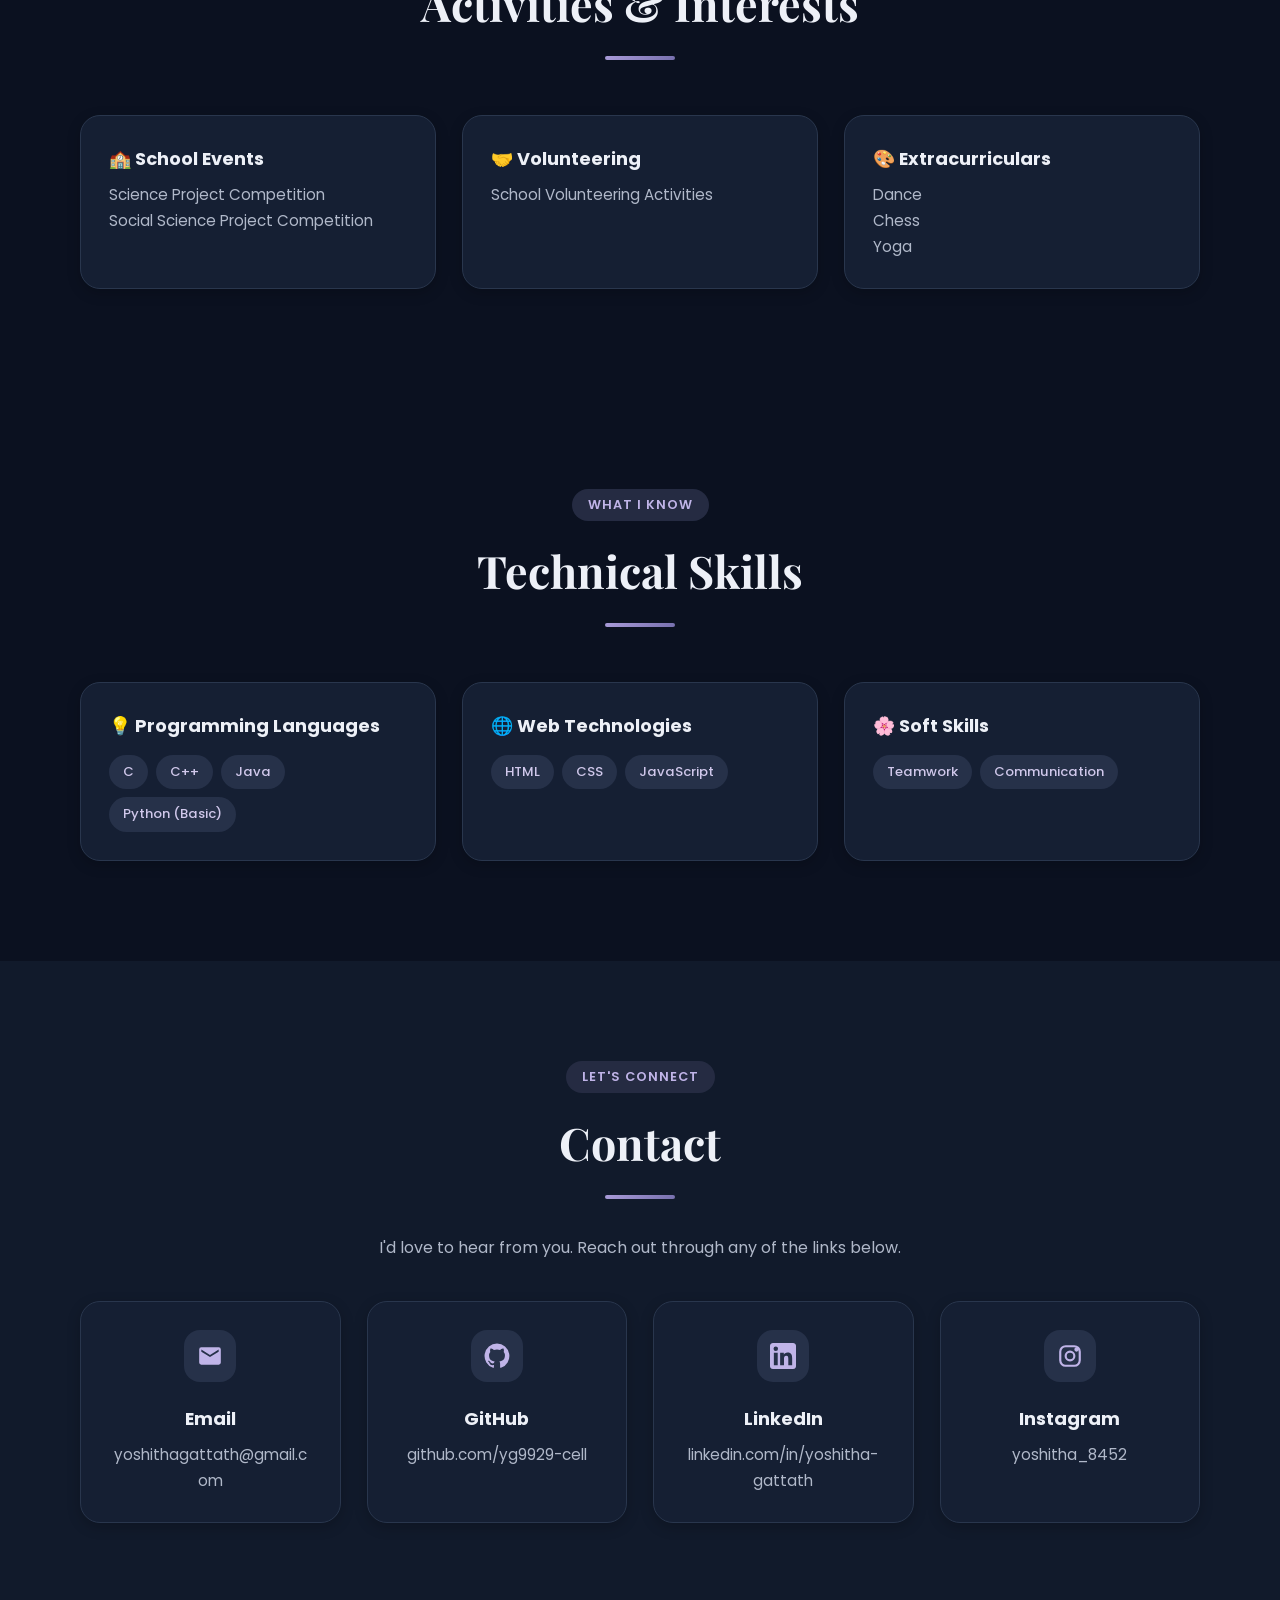
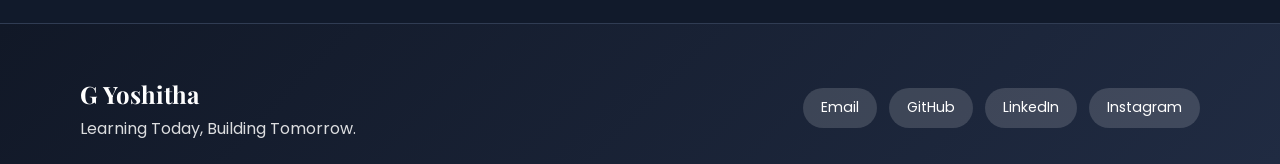
<file: yoshitha.html>
<!DOCTYPE html>
<html lang="en">
<head>
  <meta charset="UTF-8" />
  <meta name="viewport" content="width=device-width, initial-scale=1.0" />
  <title>Your Name | B.Tech CSE Portfolio</title>
  <meta name="description" content="Personal portfolio of a B.Tech Computer Science Engineering student." />

  <!-- Fonts -->
  <link rel="preconnect" href="https://fonts.googleapis.com" />
  <link rel="preconnect" href="https://fonts.gstatic.com" crossorigin />
  <link href="https://fonts.googleapis.com/css2?family=Poppins:wght@400;500;600;700&family=Playfair+Display:wght@600;700&display=swap" rel="stylesheet" />

  <link rel="stylesheet" href="style.css" />
</head>
<body>

  <!-- =====================================================
       HOW TO EDIT THIS FILE
       - Every section starts with a comment like this one.
       - Look for text in [SQUARE BRACKETS] - that is placeholder
         text. Replace it with your real information.
       - To add a new card (project, certificate, etc.), copy one
         whole <article> block and paste it right after.
       ===================================================== -->

  <!-- ================= NAVIGATION BAR ================= -->
  <header class="navbar" id="navbar">
    <a href="#home" class="nav-logo">YN<span>.</span></a>

    <button class="nav-toggle" id="navToggle" aria-label="Toggle menu" aria-expanded="false">
      <span></span><span></span><span></span>
    </button>

    <nav class="nav-links" id="navLinks">
      <a href="#home" class="active">Home</a>
      <a href="#about">About Me</a>
      <a href="#education">Education</a>
      <a href="#achievements">Achievements</a>
      <a href="#projects">Projects</a>
      <a href="#activities">Activities & Interests</a>
      <a href="#skills">Skills</a>
      <a href="#contact">Contact</a>
    </nav>
    <a href="index.html" class="btn btn-outline">← Back to Team</a>
  </header>

  <main>
    <!-- ================= 1. HOME / HERO ================= -->
    <section class="hero" id="home">

        <div class="blob blob-1"></div>
        <div class="blob blob-2"></div>

        <div class="container hero-grid">

            <div class="hero-content">
                <p class="eyebrow">Hello, welcome to my portfolio!</p>

                <h1>I'm Yoshitha</h1>

                <p class="designation">B.Tech CSE Student</p>

                <p class="tagline">
                    Learning, creating and growing every day.
                </p>

                <p class="intro">
                    Welcome to my personal portfolio. Here you can explore
                my education, achievements, projects, skills and activities.
                </p>

                <div class="hero-buttons">
                    <a href="#about" class="btn btn-primary">About Me</a>
                    <a href="#contact" class="btn btn-outline">Contact Me</a>
                </div>
            </div>

            <div class="hero-photo">
                <div class="photo-frame">
                    <img src="images/profile.jpeg"
                         alt="Yoshitha's Profile Photo">
                </div>
            </div>

        </div>
    </section>

    <!-- ================= 2. ABOUT ME ================= -->
    <section class="section" id="about">
      <div class="container">
        <div class="section-head reveal">
          <span class="section-label">Get to know me</span>
          <h2>About Me</h2>
          <div class="underline"></div>
        </div>

        <div class="about-grid">
          <div class="card about-main reveal">
            <h3>Who I Am</h3>
            <p>I am a Computer Science student interested in learning and exploring technology.</p>

            <h3>Academic Background</h3>
            <p>Currently pursuing my second year of B.Tech in Computer Science and Engineering.</p>

            <h3>Passion for Technology</h3>
            <p>I enjoy programming, learning new technologies and improving my problem-solving skills.</p>
          </div>

          <div class="about-side">
            <div class="card mini reveal">
              <h4>Interests</h4>
              <ul class="tag-list">
                <li>Programming</li>
                <li>Exploring New Technologies</li>
                <li>Problem-Solving</li>
              </ul>
            </div>
            <div class="card mini reveal">
              <h4>Strengths</h4>
              <ul class="tag-list">
                <li>Quick Learner</li>
                <li>Teamwork</li>
                <li>Commnication</li>
              </ul>
            </div>
            <div class="card mini reveal">
              <h4>Career Goals</h4>
              <p>My goal is to become a skilled software professional, strengthen my technical knowledge and gain practical experience by working on real-world projects.</p>
            </div>
          </div>
        </div>
      </div>
    </section>

    <!-- ================= 3. EDUCATION ================= -->
    <section class="section alt" id="education">
      <div class="container">

        <div class="section-head reveal">
          <span class="section-label">My academic journey</span>
          <h2>Education</h2>
          <div class="underline"></div>
        </div>

        <div class="timeline">

          <article class="timeline-item reveal">
            <div class="timeline-dot"></div>
            <div class="card">
              <span class="date">2025 – 2029(Current)</span>
              <h3>B.Tech in Computer Science Engineering</h3>
              <p class="org">SRM University. Now in 2nd year</p>
            </div>
          </article>

          <article class="timeline-item reveal">
            <div class="timeline-dot"></div>
            <div class="card">
              <span class="date">2023 – 2025</span>
              <h3>Class 11-12</h3>
              <p class="org">Narayana Junior College</p>
            </div>
          </article>

          <article class="timeline-item reveal">
            <div class="timeline-dot"></div>
            <div class="card">
              <span class="date">2018 – 2023</span>
              <h3>Class 6 – 10</h3>
              <p class="org">The Accord</p>
            </div>
          </article>

          <article class="timeline-item reveal">
            <div class="timeline-dot"></div>
            <div class="card">
              <span class="date">2013 – 2018</span>
              <h3>Class 1 – 5</h3>
              <p class="org">Ravindra Bharathi</p>
            </div>
          </article>

        </div>
      </div>
    </section>

    <!-- ================= 4. ACHIEVEMENTS ================= -->
    <section class="section" id="achievements">
      <div class="container">

        <div class="section-head reveal">
          <span class="section-label">Milestones and accomplishments</span>
          <h2>Achievements</h2>
          <div class="underline"></div>
        </div>

        <div class="about-grid">

          <div class="card reveal">
            <h3>🏆 Second Prize – English Competition</h3>
            <p>Won second prize in an English competition.</p>
            <p class="org">Ravindra Bharathi</p>
            <span class="date">2017–18</span>
          </div>

          <div class="card reveal">
            <h3>🗣️ Group Discussion Skills</h3>
            <p>Good at participating in group discussions and sharing ideas.</p>
          </div>

          <div class="card reveal">
            <h3>💃 Dance Competition Winner</h3>
            <p>Won a prize in a dance competition.</p>
            <p class="org">The Accord</p>
            <span class="date">2022–23</span>
          </div>

          <div class="card reveal">
            <h3>🏅 Sports Achievement</h3>
            <p>Received a prize for participation and performance in sports.</p>
            <p class="org">The Accord</p>
            <span class="date">2019–20</span>
          </div>

          <div class="card reveal">
            <h3>📚 Olympiad Participation</h3>
            <p>Participated in English, Mathematics and Science Olympiad examinations.</p>
            <p class="org">Ravindra Bharathi</p>
            <span class="date">2016–17</span>
          </div>

        </div>
      </div>
    </section>
    
    <!-- ================= 5. PROJECTS ================= -->
    <section class="section" id="projects">
      <div class="container">

        <div class="section-head reveal">
          <span class="section-label">What I've built</span>
          <h2>My Projects</h2>
          <div class="underline"></div>
        </div>

        <div class="grid grid-3">

          <article class="card reveal">
            <h3>🚗 Smart Parking Finder</h3>

            <p>
              A web-based application that helps users search for
              parking locations, compare availability and check
              parking charges.
            </p>

            <p class="org">Technologies Used: HTML, CSS, JavaScript</p>

            <a href="https://github.com/yg9929-cell/Smart_Parking_Finder"
               target="_blank"
               rel="noopener noreferrer">
              View Project on GitHub →
            </a>
          </article>
          <!-- Personal Expense Tracker -->
            <article class="card reveal">
                <h3>💰 Personal Expense Tracker</h3>

                <p>
                    A web-based application that helps users track income,
                    expenses and available balance. It also supports
                    adding and deleting transactions.
                </p>

                <p class="org">Technologies Used: HTML, CSS, JavaScript</p>

                <a href="https://github.com/yg9929-cell/Personal_Expense_Tracker"
                   target="_blank"
                   rel="noopener noreferrer">
                    View Project on GitHub →
                </a>
            </article>
             <!-- Library Management System -->
            <article class="card reveal">
                <h3>📚 Library Management System</h3>
                <p>
                    A Java-based application that allows users to add,
                    view and search for books using their Book ID.
                </p>
                <p class="org">Technologies Used: Java</p>
                <a href="https://github.com/yg9929-cell/Library_Management_System"
                   target="_blank" rel="noopener noreferrer">
                    View Project on GitHub →
                </a>
            </article>

        </div>
    </div>
    </section>


    
    <!-- ================= 7. ACTIVITIES & INTERESTS ================= -->
    <section class="section" id="activities">
        <div class="container">

            <div class="section-head reveal">
                <span class="section-label">Beyond Academics</span>
                <h2>Activities & Interests</h2>
                <div class="underline"></div>
            </div>

            <div class="grid grid-3">

                <article class="card reveal">
                    <h3>🏫 School Events</h3>
                    <p>Science Project Competition</p>
                    <p>Social Science Project Competition</p>
                </article>

                <article class="card reveal">
                    <h3>🤝 Volunteering</h3>
                    <p>School Volunteering Activities</p>
                </article>

                <article class="card reveal">
                    <h3>🎨 Extracurriculars</h3>
                    <p>Dance</p>
                    <p>Chess</p>
                    <p>Yoga</p>
                </article>

            </div>
        </div>
    </section>



    
    <!-- ================= 6. SKILLS ================= -->
    <section class="section" id="skills">
      <div class="container">
        <div class="section-head reveal">
          <span class="section-label">What I know</span>
          <h2>Technical Skills</h2>
          <div class="underline"></div>
        </div>

        <div class="grid grid-3">

          <article class="card skill-card reveal">
            <h3>💡 Programming Languages</h3>
            <ul class="badges">
              <li>C</li>
              <li>C++</li>
              <li>Java</li>
              <li>Python (Basic)</li>
            </ul>
          </article>

          <article class="card skill-card reveal">
            <h3>🌐 Web Technologies</h3>
            <ul class="badges">
              <li>HTML</li>
              <li>CSS</li>
              <li>JavaScript</li>
            </ul>
          </article>

          <article class="card skill-card reveal">
            <h3>🌸 Soft Skills</h3>
            <ul class="badges">
              <li>Teamwork</li>
              <li>Communication</li>
            </ul>
          </article>

        </div>
      </div>
    </section>


    
    <!-- ================= 7. CONTACT ================= -->
    <section class="section alt" id="contact">
      <div class="container">
        <div class="section-head reveal">
          <span class="section-label">Let's connect</span>
          <h2>Contact</h2>
          <div class="underline"></div>
        </div>

        <p class="contact-intro reveal">
          I'd love to hear from you. Reach out through any of the links below.
        </p>

        <div class="grid grid-4">

          <!-- Email -->
          <a href="https://mail.google.com/mail/?view=cm&amp;fs=1&amp;to=yoshithagattath@gmail.com"
            target="_blank"
            class="card contact-card reveal">

           <svg viewBox="0 0 24 24" fill="currentColor" aria-hidden="true">
            <path d="M20 4H4a2 2 0 0 0-2 2v12a2 2 0 0 0 2 2h16a2 2 0 0 0 2-2V6a2 2 0 0 0-2-2zm0 4-8 5-8-5V6l8 5 8-5z"/>
           </svg>

           <h3>Email</h3>
            <p>yoshithagattath@gmail.com</p>

          </a>

          <!-- GitHub -->
          <a href="https://github.com/yg9929-cell"
             class="card contact-card reveal"
             target="_blank" rel="noopener noreferrer">
            <svg viewBox="0 0 24 24" fill="currentColor" aria-hidden="true">
              <path d="M12 .5a11.5 11.5 0 0 0-3.64 22.41c.58.1.79-.25.79-.56v-2c-3.2.7-3.88-1.54-3.88-1.54-.52-1.33-1.28-1.69-1.28-1.69-1.04-.71.08-.7.08-.7 1.15.08 1.76 1.18 1.76 1.18 1.02 1.75 2.68 1.25 3.34.95.1-.74.4-1.25.72-1.54-2.55-.29-5.24-1.28-5.24-5.68 0-1.26.45-2.28 1.18-3.08-.12-.29-.51-1.46.11-3.05 0 0 .97-.31 3.17 1.18a11 11 0 0 1 5.77 0c2.2-1.49 3.17-1.18 3.17-1.18.62 1.59.23 2.76.11 3.05.74.8 1.18 1.82 1.18 3.08 0 4.41-2.69 5.38-5.25 5.67.41.36.78 1.06.78 2.14v3.17c0 .31.21.67.8.56A11.5 11.5 0 0 0 12 .5z"/>
            </svg>
            <h3>GitHub</h3>
            <p>github.com/yg9929-cell</p>
          </a>

          <!-- LinkedIn -->
          <a href="https://www.linkedin.com/in/yoshitha-gattath-717771448/"
             class="card contact-card reveal"
             target="_blank" rel="noopener noreferrer">
            <svg viewBox="0 0 24 24" fill="currentColor" aria-hidden="true">
              <path d="M20.45 20.45h-3.56v-5.57c0-1.33-.03-3.04-1.85-3.04-1.86 0-2.14 1.45-2.14 2.94v5.67H9.35V9h3.41v1.56h.05c.48-.9 1.64-1.85 3.37-1.85 3.6 0 4.27 2.37 4.27 5.46v6.28zM5.34 7.43a2.07 2.07 0 1 1 0-4.14 2.07 2.07 0 0 1 0 4.14zM7.12 20.45H3.56V9h3.56v11.45zM22.22 0H1.77C.79 0 0 .77 0 1.73v20.54C0 23.23.79 24 1.77 24h20.45c.98 0 1.78-.77 1.78-1.73V1.73C24 .77 23.2 0 22.22 0z"/>
            </svg>
            <h3>LinkedIn</h3>
            <p>linkedin.com/in/yoshitha-gattath</p>
          </a>
          <!-- Instagram -->
    <a href="https://www.instagram.com/yoshitha_8452/"
       class="card contact-card reveal"
       target="_blank" rel="noopener noreferrer">

      <svg viewBox="0 0 24 24" fill="none"
           stroke="currentColor" stroke-width="2"
           stroke-linecap="round" stroke-linejoin="round"
           aria-hidden="true">
        <rect x="3" y="3" width="18" height="18" rx="5"/>
        <circle cx="12" cy="12" r="4"/>
        <circle cx="18" cy="6" r="1" fill="currentColor"/>
      </svg>

      <h3>Instagram</h3>
      <p>yoshitha_8452</p>
    </a>

        </div>
      </div>
    </section>


  <!-- ================= FOOTER ================= -->
  <footer class="footer">
    <div class="container footer-inner">
      <div>
        <h3>G Yoshitha</h3>
        <p>Learning Today, Building Tomorrow.</p>
      </div>

      <div class="footer-social">
        <a href="mailto:your.email@example.com" aria-label="Email">Email</a>
        <a href="#" target="_blank" rel="noopener" aria-label="GitHub">GitHub</a>
        <a href="#" target="_blank" rel="noopener" aria-label="LinkedIn">LinkedIn</a>
        <a href="#" target="_blank" rel="noopener" aria-label="Instagram">Instagram</a>
      </div>
    </div>
  </footer>

  <button class="to-top" id="toTop" aria-label="Back to top">↑</button>

  <script src="script.js"></script>
</body>
</html>
</file>
<file: style.css>
/* =========================================================
   PORTFOLIO STYLESHEET
   ---------------------------------------------------------
   Easy edits:
   - Change colours in the ":root" block below.
   - Change fonts in the "--font-body" / "--font-heading" lines.
   ========================================================= */

/* ---------- 1. COLOURS, FONTS & BASICS ---------- */
:root {
  --lavender-50:  #faf8ff;
  --lavender-100: #f1ebff;
  --lavender-200: #e2d6ff;
  --lavender-300: #cdb9ff;
  --lavender-400: #b69bff;
  --lavender-500: #9b7bf0;
  --lavender-600: #7c5cd6;
  --lavender-700: #5f43b2;

  --white: #ffffff;
  --text: #2e2745;
  --text-soft: #6b6585;

  --gradient: linear-gradient(135deg, #b69bff 0%, #8e6ee8 100%);
  --gradient-soft: linear-gradient(180deg, #faf8ff 0%, #f1ebff 100%);

  --shadow-sm: 0 4px 14px rgba(124, 92, 214, 0.10);
  --shadow-md: 0 10px 30px rgba(124, 92, 214, 0.16);
  --shadow-lg: 0 18px 45px rgba(124, 92, 214, 0.24);

  --radius: 20px;
  --font-body: "Poppins", "Segoe UI", sans-serif;
  --font-heading: "Playfair Display", Georgia, serif;
}

*, *::before, *::after { box-sizing: border-box; margin: 0; padding: 0; }

html { scroll-behavior: smooth; scroll-padding-top: 80px; }

body {
  font-family: var(--font-body);
  color: var(--text);
  background: var(--white);
  line-height: 1.7;
  overflow-x: hidden;
}

img { max-width: 100%; display: block; }
a { color: inherit; text-decoration: none; }
ul { list-style: none; }

.container { width: min(1120px, 92%); margin-inline: auto; }

/* ---------- 2. NAVIGATION BAR ---------- */
.navbar {
  position: fixed;
  top: 0; left: 0; right: 0;
  z-index: 100;
  display: flex;
  align-items: center;
  justify-content: space-between;
  padding: 14px 5%;
  background: rgba(255, 255, 255, 0.78);
  backdrop-filter: blur(14px);
  -webkit-backdrop-filter: blur(14px);
  transition: box-shadow 0.3s ease, padding 0.3s ease;
}
.navbar.scrolled { box-shadow: var(--shadow-sm); padding-block: 10px; }

.nav-logo {
  font-family: var(--font-heading);
  font-size: 1.6rem;
  font-weight: 700;
  color: var(--lavender-600);
}
.nav-logo span { color: var(--lavender-400); }

.nav-links { display: flex; gap: 6px; }
.nav-links a {
  padding: 8px 14px;
  border-radius: 999px;
  font-size: 0.88rem;
  font-weight: 500;
  color: var(--text-soft);
  transition: all 0.25s ease;
}
.nav-links a:hover,
.nav-links a.active {
  background: var(--lavender-100);
  color: var(--lavender-700);
}

.nav-toggle {
  display: none;
  flex-direction: column;
  gap: 5px;
  background: none;
  border: none;
  cursor: pointer;
  padding: 6px;
}
.nav-toggle span {
  width: 24px; height: 2.5px;
  background: var(--lavender-600);
  border-radius: 2px;
  transition: all 0.3s ease;
}
.nav-toggle.open span:nth-child(1) { transform: translateY(7.5px) rotate(45deg); }
.nav-toggle.open span:nth-child(2) { opacity: 0; }
.nav-toggle.open span:nth-child(3) { transform: translateY(-7.5px) rotate(-45deg); }

/* ---------- 3. HOME / HERO ---------- */
.hero {
  position: relative;
  min-height: 100vh;
  display: flex;
  align-items: center;
  padding: 120px 0 80px;
  background: linear-gradient(160deg, #ffffff 0%, #f1ebff 55%, #e2d6ff 100%);
  overflow: hidden;
}

.blob {
  position: absolute;
  border-radius: 50%;
  filter: blur(70px);
  opacity: 0.55;
  animation: float 9s ease-in-out infinite;
}
.blob-1 { width: 360px; height: 360px; background: #cdb9ff; top: -80px; right: -60px; }
.blob-2 { width: 300px; height: 300px; background: #e2d6ff; bottom: -80px; left: -60px; animation-delay: -4s; }

@keyframes float {
  0%, 100% { transform: translateY(0) scale(1); }
  50%      { transform: translateY(25px) scale(1.06); }
}

.hero-grid {
  position: relative;
  z-index: 1;
  display: grid;
  grid-template-columns: 1.2fr 0.8fr;
  align-items: center;
  gap: 50px;
}

.eyebrow {
  font-size: 1.05rem;
  font-weight: 500;
  color: var(--lavender-600);
  letter-spacing: 1px;
}
.hero h1 {
  font-family: var(--font-heading);
  font-size: clamp(2.6rem, 6vw, 4.2rem);
  line-height: 1.15;
  background: var(--gradient);
  -webkit-background-clip: text;
  background-clip: text;
  -webkit-text-fill-color: transparent;
  margin: 6px 0 10px;
}
.designation {
  font-size: clamp(1.05rem, 2.2vw, 1.35rem);
  font-weight: 600;
  color: var(--text);
  margin-bottom: 12px;
}
.tagline {
  font-style: italic;
  color: var(--lavender-700);
  margin-bottom: 14px;
}
.intro { color: var(--text-soft); max-width: 540px; }

.hero-buttons { display: flex; flex-wrap: wrap; gap: 14px; margin-top: 30px; }

.btn {
  display: inline-block;
  padding: 13px 30px;
  border-radius: 999px;
  font-weight: 600;
  font-size: 0.95rem;
  transition: all 0.3s ease;
}
.btn-primary {
  background: var(--gradient);
  color: var(--white);
  box-shadow: var(--shadow-md);
}
.btn-primary:hover { transform: translateY(-3px); box-shadow: var(--shadow-lg); }
.btn-outline {
  border: 2px solid var(--lavender-400);
  color: var(--lavender-700);
  background: var(--white);
}
.btn-outline:hover { background: var(--lavender-100); transform: translateY(-3px); }

.hero-photo { display: flex; justify-content: center; }
.photo-frame {
  width: 280px;
  height: 300px;
  padding: 0;
  border: 2px solid var(--lavender-400);
  border-radius: 0;
  background: transparent;
  box-shadow: var(--shadow-lg);
  animation: float 7s ease-in-out infinite;
}

.photo-frame img {
  width: 100%;
  height: 100%;
  border-radius: 0;
  object-fit: cover;
  object-position: center;
  display: block;
}

/* ---------- 4. GENERAL SECTION STYLES ---------- */
.section { padding: 100px 0; }
.section.alt { background: var(--gradient-soft); }

.section-head { text-align: center; margin-bottom: 55px; }
.section-label {
  display: inline-block;
  padding: 5px 16px;
  border-radius: 999px;
  background: var(--lavender-100);
  color: var(--lavender-600);
  font-size: 0.8rem;
  font-weight: 600;
  letter-spacing: 1px;
  text-transform: uppercase;
}
.section-head h2 {
  font-family: var(--font-heading);
  font-size: clamp(2rem, 4vw, 2.8rem);
  margin-top: 12px;
}
.underline {
  width: 70px; height: 4px;
  margin: 14px auto 0;
  border-radius: 4px;
  background: var(--gradient);
}

/* Cards (used everywhere) */
.card {
  background: var(--white);
  border-radius: var(--radius);
  padding: 28px;
  box-shadow: var(--shadow-sm);
  border: 1px solid var(--lavender-100);
  transition: transform 0.3s ease, box-shadow 0.3s ease;
}
.card:hover { transform: translateY(-6px); box-shadow: var(--shadow-md); }
.card h3 { font-size: 1.12rem; margin-bottom: 8px; }
.card p { color: var(--text-soft); font-size: 0.95rem; }

/* Grids */
.grid { display: grid; gap: 26px; }
.grid-3 { grid-template-columns: repeat(3, 1fr); }
.grid-4 { grid-template-columns: repeat(4, 1fr); }

/* Small reusable bits */
.org { font-weight: 600; color: var(--lavender-600) !important; }
.date { font-size: 0.85rem; color: var(--text-soft); font-weight: 500; }
.link {
  display: inline-block;
  margin-top: 14px;
  font-weight: 600;
  font-size: 0.92rem;
  color: var(--lavender-600);
  transition: transform 0.25s ease, color 0.25s ease;
}
.link:hover { color: var(--lavender-700); transform: translateX(4px); }

.placeholder-text { font-style: italic; }
.empty-note {
  text-align: center;
  margin-top: 40px;
  font-family: var(--font-heading);
  font-size: 1.2rem;
  color: var(--lavender-600);
}

.badges { display: flex; flex-wrap: wrap; gap: 8px; margin-top: 10px; }
.badges li, .tag-list li {
  padding: 6px 14px;
  border-radius: 999px;
  background: var(--lavender-100);
  color: var(--lavender-700);
  font-size: 0.82rem;
  font-weight: 500;
  transition: all 0.25s ease;
}
.badges li:hover, .tag-list li:hover { background: var(--lavender-500); color: var(--white); }
.tag-list { display: flex; flex-wrap: wrap; gap: 8px; }

/* ---------- 5. ABOUT ---------- */
.about-grid { display: grid; grid-template-columns: 1.4fr 1fr; gap: 26px; }
.about-main h3 { color: var(--lavender-600); margin-top: 18px; }
.about-main h3:first-child { margin-top: 0; }
.about-side { display: grid; gap: 26px; }
.mini h4 { margin-bottom: 12px; color: var(--lavender-700); }

/* ---------- 6. EDUCATION TIMELINE ---------- */
.timeline {
  position: relative;
  max-width: 760px;
  margin-inline: auto;
  padding-left: 40px;
}
.timeline::before {
  content: "";
  position: absolute;
  left: 11px; top: 0; bottom: 0;
  width: 3px;
  border-radius: 3px;
  background: linear-gradient(var(--lavender-300), var(--lavender-500));
}
.timeline-item { position: relative; margin-bottom: 28px; }
.timeline-dot {
  position: absolute;
  left: -40px; top: 26px;
  width: 24px; height: 24px;
  border-radius: 50%;
  background: var(--white);
  border: 5px solid var(--lavender-500);
  box-shadow: 0 0 0 5px var(--lavender-100);
}

/* ---------- 7. ICON CARDS (Achievements, Campus) ---------- */
.icon-card { text-align: center; }
.icon {
  width: 64px; height: 64px;
  margin: 0 auto 16px;
  display: grid;
  place-items: center;
  font-size: 1.8rem;
  border-radius: 18px;
  background: var(--lavender-100);
  transition: transform 0.3s ease;
}
.icon-card:hover .icon { transform: rotate(-8deg) scale(1.08); }

/* ---------- 8. CERTIFICATIONS ---------- */
.cert-image {
  display: grid;
  place-items: center;
  height: 150px;
  margin-bottom: 18px;
  border-radius: 14px;
  background: var(--lavender-100);
  color: var(--lavender-400);
  font-size: 0.9rem;
  font-weight: 500;
  overflow: hidden;
}
.cert-image img { width: 100%; height: 100%; object-fit: cover; }

/* ---------- 9. PROJECTS ---------- */
.project-card { padding: 0; overflow: hidden; }
.project-image {
  display: grid;
  place-items: center;
  height: 180px;
  background: linear-gradient(135deg, var(--lavender-200), var(--lavender-100));
  color: var(--lavender-500);
  font-weight: 500;
  overflow: hidden;
}
.project-image img { width: 100%; height: 100%; object-fit: cover; transition: transform 0.4s ease; }
.project-card:hover .project-image img { transform: scale(1.06); }
.project-body { padding: 24px 28px 28px; }
.project-body .contribution { margin-top: 10px; }

/* ---------- 10. SKILLS ---------- */
.skill-card h3 { margin-bottom: 14px; }

/* ---------- 11. CONTACT ---------- */
.contact-intro {
  text-align: center;
  max-width: 560px;
  margin: -20px auto 40px;
  color: var(--text-soft);
}
.contact-card { text-align: center; display: block; }
.contact-card svg {
  width: 52px; height: 52px;
  padding: 13px;
  margin-bottom: 14px;
  border-radius: 16px;
  background: var(--lavender-100);
  color: var(--lavender-600);
  transition: all 0.3s ease;
}
.contact-card:hover svg { background: var(--gradient); color: var(--white); }
.contact-card p { word-break: break-word; }

/* ---------- 12. FOOTER ---------- */
.footer {
  background: linear-gradient(135deg, #5f43b2, #7c5cd6);
  color: var(--white);
  padding: 50px 0 22px;
}
.footer-inner {
  display: flex;
  flex-wrap: wrap;
  justify-content: space-between;
  align-items: center;
  gap: 24px;
}
.footer h3 { font-family: var(--font-heading); font-size: 1.5rem; }
.footer p { opacity: 0.85; }
.footer-social { display: flex; flex-wrap: wrap; gap: 12px; }
.footer-social a {
  padding: 8px 18px;
  border-radius: 999px;
  background: rgba(255, 255, 255, 0.15);
  font-size: 0.88rem;
  transition: background 0.25s ease;
}
.footer-social a:hover { background: rgba(255, 255, 255, 0.3); }
.copyright {
  text-align: center;
  margin-top: 34px;
  padding-top: 20px;
  border-top: 1px solid rgba(255, 255, 255, 0.2);
  font-size: 0.85rem;
}

/* Back-to-top button */
.to-top {
  position: fixed;
  right: 22px; bottom: 22px;
  width: 46px; height: 46px;
  border: none;
  border-radius: 50%;
  background: var(--gradient);
  color: var(--white);
  font-size: 1.3rem;
  cursor: pointer;
  box-shadow: var(--shadow-md);
  opacity: 0;
  pointer-events: none;
  transform: translateY(12px);
  transition: all 0.3s ease;
  z-index: 90;
}
.to-top.show { opacity: 1; pointer-events: auto; transform: translateY(0); }
.to-top:hover { transform: translateY(-3px); }

/* ---------- 13. SCROLL ANIMATION ---------- */
.reveal {
  opacity: 0;
  transform: translateY(30px);
  transition: opacity 0.7s ease, transform 0.7s ease;
}
.reveal.visible { opacity: 1; transform: translateY(0); }
/* Cards keep their hover lift after revealing */
.card.reveal.visible:hover { transform: translateY(-6px); }

@media (prefers-reduced-motion: reduce) {
  *, *::before, *::after { animation: none !important; transition: none !important; }
  .reveal { opacity: 1; transform: none; }
  html { scroll-behavior: auto; }
}

/* ---------- 14. RESPONSIVE ---------- */
@media (max-width: 980px) {
  .grid-3 { grid-template-columns: repeat(2, 1fr); }
  .grid-4 { grid-template-columns: repeat(2, 1fr); }
  .about-grid { grid-template-columns: 1fr; }
}

@media (max-width: 860px) {
  .nav-toggle {  
    display: flex;
    order: 3;
    margin-left: 10px;
  }
  .nav-links {
    order: 2;
    position: absolute;
    top: 100%; left: 0; right: 0;
    flex-direction: column;
    gap: 2px;
    padding: 14px 5% 20px;
    background: rgba(255, 255, 255, 0.97);
    box-shadow: var(--shadow-md);
    opacity: 0;
    pointer-events: none;
    transform: translateY(-10px);
    transition: all 0.3s ease;
  }
  .nav-links.open { opacity: 1; pointer-events: auto; transform: translateY(0); }
  .nav-links a { padding: 12px 16px; }

  .hero { padding-top: 110px; text-align: center; }
  .hero-grid { grid-template-columns: 1fr; }
  .hero-photo { order: -1; }
  .intro { margin-inline: auto; }
  .hero-buttons { justify-content: center; }
}

@media (max-width: 600px) {
  .section { padding: 70px 0; }
  .grid-3, .grid-4 { grid-template-columns: 1fr; }
  .footer-inner { flex-direction: column; text-align: center; }
  .timeline { padding-left: 34px; }
}
#team .contact-card img {
    width: 120px;
    height: 120px;
    display: block;
    margin: 0 auto 15px;
    object-fit: cover;
    object-position: center;
    border-radius: 50%;
}

/* =========================================
   DARK PROFESSIONAL THEME
   ========================================= */

:root {
  --lavender-50:  #111827;
  --lavender-100: #1c2639;
  --lavender-200: #303c53;
  --lavender-300: #8791b0;
  --lavender-400: #a99bd8;
  --lavender-500: #9b88d4;
  --lavender-600: #a99bd8;
  --lavender-700: #d0c8eb;

  --text: #edf0f7;
  --text-soft: #b0b8c9;

  --gradient: linear-gradient(135deg, #a99bd8, #7770ae);
  --gradient-soft: linear-gradient(180deg, #111827, #151e30);

  --shadow-sm: 0 4px 14px rgba(0, 0, 0, 0.20);
  --shadow-md: 0 10px 30px rgba(0, 0, 0, 0.30);
  --shadow-lg: 0 18px 45px rgba(0, 0, 0, 0.40);
}

/* Main background */
body {
  background: #0b1120;
  color: var(--text);
}

/* Navigation */
.navbar {
  background: rgba(11, 17, 32, 0.92);
  border-bottom: 1px solid #263149;
}

.nav-links a {
  color: var(--text-soft);
}

.nav-links a:hover,
.nav-links a.active {
  background: #263149;
  color: #d0c8eb;
}

.nav-toggle span {
  background: #c0b4e8;
}

/* Hero section */
.hero {
  background: linear-gradient(145deg, #0b1120, #172238);
}

.blob-1 { background: #49416f; opacity: 0.30; }
.blob-2 { background: #303c60; opacity: 0.30; }

.designation {
  color: var(--text);
}

.tagline {
  color: #c0b4e8;
}

/* Buttons */
.btn-outline {
  background: transparent;
  color: #d0c8eb;
  border-color: #a99bd8;
}

.btn-outline:hover {
  background: #263149;
}

/* Sections */
.section {
  background: #0b1120;
}

.section.alt {
  background: #111a2b;
}

.section-label {
  background: #252b42;
  color: #c0b4e8;
}

/* Cards */
.card {
  background: #151f33;
  border-color: #29364d;
}

.card p {
  color: var(--text-soft);
}

/* Badges */
.badges li,
.tag-list li {
  background: #263149;
  color: #d0c8eb;
}

/* About section */
.about-main h3,
.mini h4 {
  color: #c0b4e8;
}

/* Timeline */
.timeline-dot {
  background: #151f33;
}

/* Icons and certificates */
.icon,
.cert-image {
  background: #263149;
  color: #c0b4e8;
}

/* Project images */
.project-image {
  background: linear-gradient(135deg, #303c53, #1c2639);
  color: #d0c8eb;
}

/* Contact section */
.contact-card svg {
  background: #263149;
  color: #c0b4e8;
}

/* Footer */
.footer {
  background: linear-gradient(135deg, #111827, #202b42);
  border-top: 1px solid #303c53;
}

/* Mobile navigation */
@media (max-width: 860px) {
  .nav-links {
    background: rgba(11, 17, 32, 0.98);
    border-bottom: 1px solid #29364d;
  }
}

.nav-container {
    position: relative;
    display: flex;
    align-items: center;
    justify-content: space-between;
}

.back-home {
    position: absolute;
    left: 50%;
    transform: translateX(-50%);
    color: var(--text);
    text-decoration: none;
    font-weight: 600;
}

.menu-toggle {
    margin-left: auto;
}

@media (max-width: 768px) {
    .back-home {
        position: static;
        transform: none;
        margin-left: auto;
        margin-right: 15px;
    }
}
</file>
